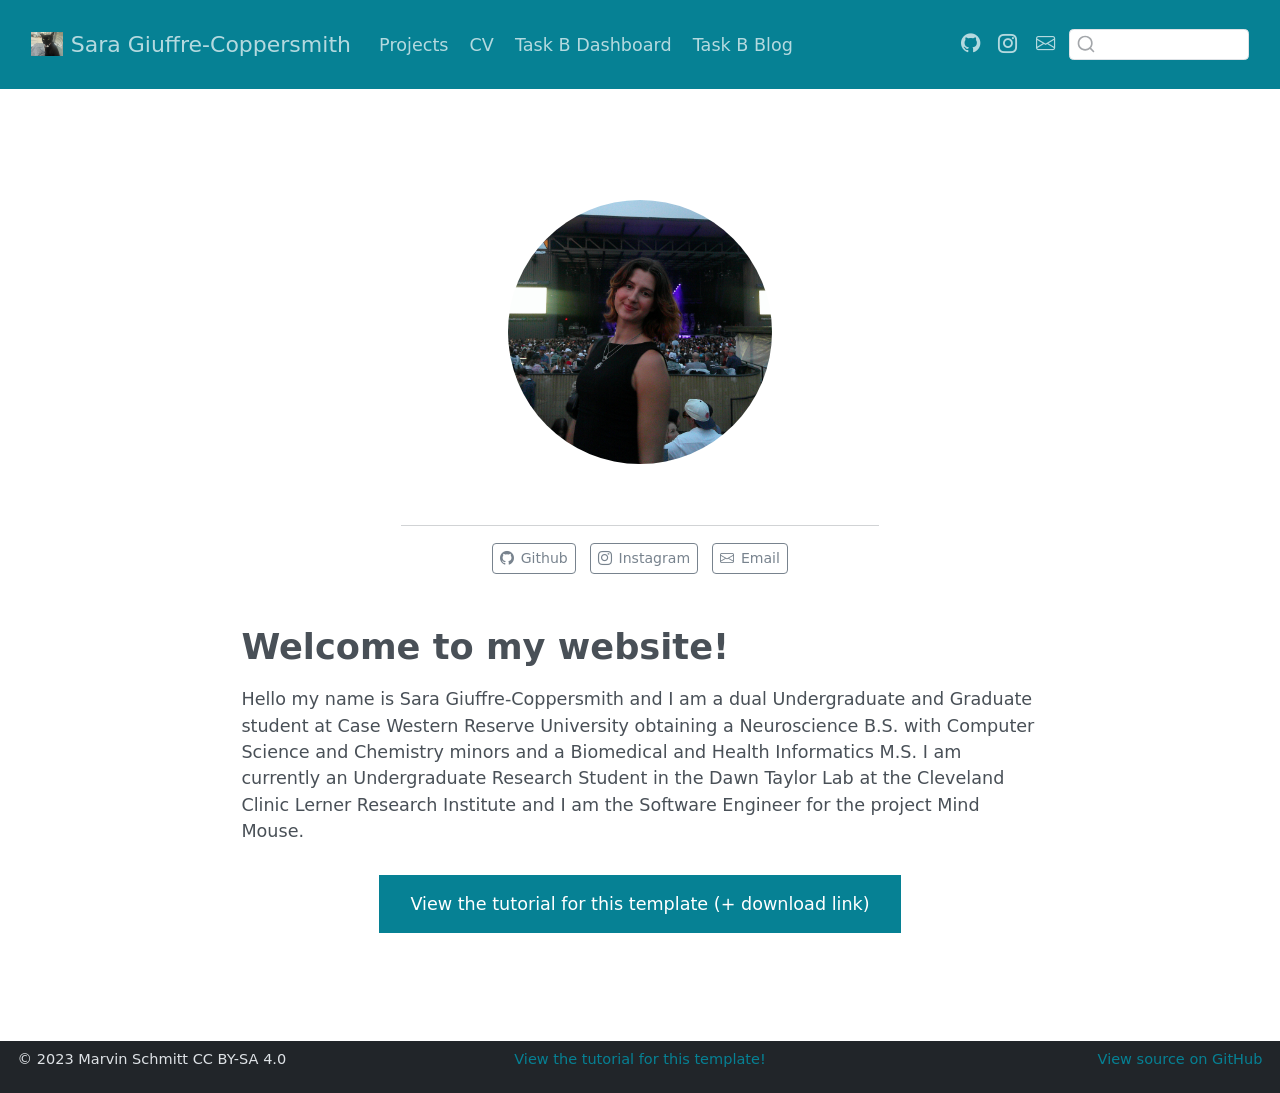
<file: docs/index.html>
<!DOCTYPE html>
<html xmlns="http://www.w3.org/1999/xhtml" lang="en" xml:lang="en"><head>

<meta charset="utf-8">
<meta name="generator" content="quarto-1.10.18">

<meta name="viewport" content="width=device-width, initial-scale=1.0, user-scalable=yes">


<title>Sara Giuffre-Coppersmith</title>
<style>
/* Default styles provided by pandoc.
** See https://pandoc.org/MANUAL.html#variables-for-html for config info.
*/
span.smallcaps{font-variant: small-caps;}
div.columns{display: flex; gap: 1.5em;}
div.column{flex: auto;}
@media screen {
div.columns{gap: min(4vw, 1.5em);}
div.column{overflow-x: auto;}
}
div.hanging-indent{margin-left: 1.5em; text-indent: -1.5em;}
ul.task-list{list-style: none;}
ul.task-list li input[type="checkbox"] {
  width: 0.8em;
  margin: 0 0.8em 0.2em -1em; /* quarto-specific, see https://github.com/quarto-dev/quarto-cli/issues/4556 */ 
  vertical-align: middle;
}
</style>


<script src="site_libs/quarto-nav/quarto-nav.js"></script>
<script src="site_libs/clipboard/clipboard.min.js"></script>
<script src="site_libs/quarto-search/autocomplete.umd.js"></script>
<script src="site_libs/quarto-search/fuse.min.js"></script>
<script src="site_libs/quarto-search/quarto-search.js"></script>
<meta name="quarto:offset" content="./">
<link href="./IMG_5097.jpeg" rel="icon" type="image/jpeg">
<script src="site_libs/quarto-html/quarto.js" type="module"></script>
<script src="site_libs/quarto-html/tabsets/tabsets.js" type="module"></script>
<script src="site_libs/quarto-html/popper.min.js"></script>
<script src="site_libs/quarto-html/tippy.umd.min.js"></script>
<link href="site_libs/quarto-html/tippy.css" rel="stylesheet">
<link href="site_libs/quarto-html/quarto-syntax-highlighting-64a204ab8560d761af7679ceaba22944.css" rel="stylesheet" id="quarto-text-highlighting-styles">
<script src="site_libs/bootstrap/bootstrap.min.js"></script>
<link href="site_libs/bootstrap/bootstrap-icons.css" rel="stylesheet">
<link href="site_libs/bootstrap/bootstrap-dd5694e932fddb5899ca90181f34b46a.min.css" rel="stylesheet" append-hash="true" id="quarto-bootstrap" data-mode="light">
<script id="quarto-search-options" type="application/json">{
  "location": "navbar",
  "copy-button": false,
  "collapse-after": 3,
  "panel-placement": "end",
  "type": "textbox",
  "limit": 50,
  "keyboard-shortcut": [
    "f",
    "/",
    "s"
  ],
  "language": {
    "search-no-results-text": "No results",
    "search-matching-documents-text": "matching documents",
    "search-copy-link-title": "Copy link to search",
    "search-hide-matches-text": "Hide additional matches",
    "search-more-match-text": "more match in this document",
    "search-more-matches-text": "more matches in this document",
    "search-clear-button-title": "Clear",
    "search-text-placeholder": "",
    "search-detached-cancel-button-title": "Cancel",
    "search-submit-button-title": "Submit",
    "search-label": "Search"
  }
}</script>


</head>

<body class="nav-fixed fullcontent quarto-light">

<div id="quarto-search-results"></div>
  <header id="quarto-header" class="headroom fixed-top">
    <nav class="navbar navbar-expand-lg " data-bs-theme="dark">
      <div class="navbar-container container-fluid">
      <div class="navbar-brand-container mx-auto">
    <a href="./index.html" class="navbar-brand navbar-brand-logo">
    <img src="./IMG_5097.jpeg" alt="" class="navbar-logo light-content">
    <img src="./IMG_5097.jpeg" alt="" class="navbar-logo dark-content">
    </a>
    <a class="navbar-brand" href="./index.html">
    <span class="navbar-title">Sara Giuffre-Coppersmith</span>
    </a>
  </div>
            <div id="quarto-search" class="" title="Search"></div>
          <button class="navbar-toggler" type="button" data-bs-toggle="collapse" data-bs-target="#navbarCollapse" aria-controls="navbarCollapse" role="menu" aria-expanded="false" aria-label="Toggle navigation" onclick="if (window.quartoToggleHeadroom) { window.quartoToggleHeadroom(); }">
  <span class="navbar-toggler-icon"></span>
</button>
          <div class="collapse navbar-collapse" id="navbarCollapse">
            <ul class="navbar-nav navbar-nav-scroll me-auto">
  <li class="nav-item">
    <a class="nav-link" href="./projects/index.html"> 
<span class="menu-text">Projects</span></a>
  </li>  
  <li class="nav-item">
    <a class="nav-link" href="./cv/index.html"> 
<span class="menu-text">CV</span></a>
  </li>  
  <li class="nav-item">
    <a class="nav-link" href="./projects/taskb/taskbdashboard.html"> 
<span class="menu-text">Task B Dashboard</span></a>
  </li>  
  <li class="nav-item">
    <a class="nav-link" href="./projects/taskb/taskb-blog.html"> 
<span class="menu-text">Task B Blog</span></a>
  </li>  
</ul>
            <ul class="navbar-nav navbar-nav-scroll ms-auto">
  <li class="nav-item compact">
    <a class="nav-link" href="https://github.com/sng58-ux"> <i class="bi bi-github" role="img">
</i> 
<span class="menu-text"></span></a>
  </li>  
  <li class="nav-item compact">
    <a class="nav-link" href="https://instagram.com/sara.nicolegc"> <i class="bi bi-instagram" role="img">
</i> 
<span class="menu-text"></span></a>
  </li>  
  <li class="nav-item compact">
    <a class="nav-link" href="mailto:sng58@case.edu"> <i class="bi bi-envelope" role="img" aria-label="email">
</i> 
<span class="menu-text"></span></a>
  </li>  
</ul>
          </div> <!-- /navcollapse -->
            <div class="quarto-navbar-tools">
</div>
      </div> <!-- /container-fluid -->
    </nav>
</header>
<!-- content -->
<div id="quarto-content" class="quarto-container page-columns page-rows-contents page-layout-article page-navbar">
<!-- sidebar -->
<!-- margin-sidebar -->
    
<!-- main -->
<main class="content" id="quarto-document-content">




<div class="quarto-about-jolla">
  <img src="DSCF0367 (1).jpeg" class="about-image
  round " style="height: 15em; width: 15em;">
 <header id="title-block-header" class="quarto-title-block"></header><div id="about-block">
</div> 
  <hr class="about-sep">
   <div class="about-links">
  <a href="https://github.com/sng58-ux" class="about-link" rel="" target="">
    <i class="bi bi-github"></i>
     <span class="about-link-text">Github</span>
  </a>
  <a href="https://instagram.com/sara.nicolegc" class="about-link" rel="" target="">
    <i class="bi bi-instagram"></i>
     <span class="about-link-text">Instagram</span>
  </a>
  <a href="mailto:sng58@case.edu" class="about-link" rel="" target="">
    <i class="bi bi-envelope"></i>
     <span class="about-link-text">Email</span>
  </a>
</div>
</div>

<section id="welcome-to-my-website" class="level1">
<h1>Welcome to my website!</h1>
<p>Hello my name is Sara Giuffre-Coppersmith and I am a dual Undergraduate and Graduate student at Case Western Reserve University obtaining a Neuroscience B.S. with Computer Science and Chemistry minors and a Biomedical and Health Informatics M.S. I am currently an Undergraduate Research Student in the Dawn Taylor Lab at the Cleveland Clinic Lerner Research Institute and I am the Software Engineer for the project Mind Mouse.</p>
<div style="margin: 30px; text-align: center;">
<a class="btn btn-primary" href="https://www.marvinschmitt.com/blog/website-tutorial-quarto/" role="button" target="_blank" style="padding: 15px 30px;">View the tutorial for this template (+ download link)</a>
</div>



</section>

</main> <!-- /main -->
<script id="quarto-html-after-body" type="application/javascript">
  window.document.addEventListener("DOMContentLoaded", function (event) {
    const isCodeAnnotation = (el) => {
      for (const clz of el.classList) {
        if (clz.startsWith('code-annotation-')) {                     
          return true;
        }
      }
      return false;
    }
    const onCopySuccess = function(e) {
      // button target
      const button = e.trigger;
      // don't keep focus
      button.blur();
      // flash "checked"
      button.classList.add('code-copy-button-checked');
      var currentTitle = button.getAttribute("title");
      button.setAttribute("title", "Copied!");
      let tooltip;
      if (window.bootstrap) {
        button.setAttribute("data-bs-toggle", "tooltip");
        button.setAttribute("data-bs-placement", "left");
        button.setAttribute("data-bs-title", "Copied!");
        tooltip = new bootstrap.Tooltip(button, 
          { trigger: "manual", 
            customClass: "code-copy-button-tooltip",
            offset: [0, -8]});
        tooltip.show();    
      }
      setTimeout(function() {
        if (tooltip) {
          tooltip.hide();
          button.removeAttribute("data-bs-title");
          button.removeAttribute("data-bs-toggle");
          button.removeAttribute("data-bs-placement");
        }
        button.setAttribute("title", currentTitle);
        button.classList.remove('code-copy-button-checked');
      }, 1000);
      // clear code selection
      e.clearSelection();
    }
    const getTextToCopy = function(trigger) {
      const outerScaffold = trigger.parentElement.cloneNode(true);
      const codeEl = outerScaffold.querySelector('code');
      for (const childEl of codeEl.children) {
        if (isCodeAnnotation(childEl)) {
          childEl.remove();
        }
      }
      return codeEl.innerText;
    }
    const clipboard = new window.ClipboardJS('.code-copy-button:not([data-in-quarto-modal])', {
      text: getTextToCopy
    });
    clipboard.on('success', onCopySuccess);
    if (window.document.getElementById('quarto-embedded-source-code-modal')) {
      const clipboardModal = new window.ClipboardJS('.code-copy-button[data-in-quarto-modal]', {
        text: getTextToCopy,
        container: window.document.getElementById('quarto-embedded-source-code-modal')
      });
      clipboardModal.on('success', onCopySuccess);
    }
      var localhostRegex = new RegExp(/^(?:http|https):\/\/localhost\:?[0-9]*\//);
      var mailtoRegex = new RegExp(/^mailto:/);
        var filterRegex = new RegExp('/' + window.location.host + '/');
      var isInternal = (href) => {
          return filterRegex.test(href) || localhostRegex.test(href) || mailtoRegex.test(href);
      }
      // Inspect non-navigation links and adorn them if external
     var links = window.document.querySelectorAll('a[href]:not(.nav-link):not(.navbar-brand):not(.toc-action):not(.sidebar-link):not(.sidebar-item-toggle):not(.pagination-link):not(.no-external):not([aria-hidden]):not(.dropdown-item):not(.quarto-navigation-tool):not(.about-link)');
      for (var i=0; i<links.length; i++) {
        const link = links[i];
        if (!isInternal(link.href)) {
          // undo the damage that might have been done by quarto-nav.js in the case of
          // links that we want to consider external
          if (link.dataset.originalHref !== undefined) {
            link.href = link.dataset.originalHref;
          }
        }
      }
    function tippyHover(el, contentFn, onTriggerFn, onUntriggerFn) {
      const config = {
        allowHTML: true,
        maxWidth: 500,
        delay: 100,
        arrow: false,
        appendTo: function(el) {
            return el.parentElement;
        },
        interactive: true,
        interactiveBorder: 10,
        theme: 'quarto',
        placement: 'bottom-start',
      };
      if (contentFn) {
        config.content = contentFn;
      }
      if (onTriggerFn) {
        config.onTrigger = onTriggerFn;
      }
      if (onUntriggerFn) {
        config.onUntrigger = onUntriggerFn;
      }
      window.tippy(el, config); 
    }
    const noterefs = window.document.querySelectorAll('a[role="doc-noteref"]');
    for (var i=0; i<noterefs.length; i++) {
      const ref = noterefs[i];
      tippyHover(ref, function() {
        // use id or data attribute instead here
        let href = ref.getAttribute('data-footnote-href') || ref.getAttribute('href');
        try { href = new URL(href).hash; } catch {}
        const id = href.replace(/^#\/?/, "");
        const note = window.document.getElementById(id);
        if (note) {
          return note.innerHTML;
        } else {
          return "";
        }
      });
    }
    const xrefs = window.document.querySelectorAll('a.quarto-xref');
    const processXRef = (id, note) => {
      // Strip column container classes
      const stripColumnClz = (el) => {
        el.classList.remove("page-full", "page-columns");
        if (el.children) {
          for (const child of el.children) {
            stripColumnClz(child);
          }
        }
      }
      stripColumnClz(note)
      if (id === null || id.startsWith('sec-')) {
        // Special case sections, only their first couple elements
        const container = document.createElement("div");
        if (note.children && note.children.length > 2) {
          container.appendChild(note.children[0].cloneNode(true));
          for (let i = 1; i < note.children.length; i++) {
            const child = note.children[i];
            if (child.tagName === "P" && child.innerText === "") {
              continue;
            } else {
              container.appendChild(child.cloneNode(true));
              break;
            }
          }
          if (window.Quarto?.typesetMath) {
            window.Quarto.typesetMath(container);
          }
          return container.innerHTML
        } else {
          if (window.Quarto?.typesetMath) {
            window.Quarto.typesetMath(note);
          }
          return note.innerHTML;
        }
      } else {
        // Remove any anchor links if they are present
        const anchorLink = note.querySelector('a.anchorjs-link');
        if (anchorLink) {
          anchorLink.remove();
        }
        if (window.Quarto?.typesetMath) {
          window.Quarto.typesetMath(note);
        }
        if (note.classList.contains("callout")) {
          return note.outerHTML;
        } else {
          return note.innerHTML;
        }
      }
    }
    for (var i=0; i<xrefs.length; i++) {
      const xref = xrefs[i];
      tippyHover(xref, undefined, function(instance) {
        instance.disable();
        let url = xref.getAttribute('href');
        let hash = undefined; 
        if (url.startsWith('#')) {
          hash = url;
        } else {
          try { hash = new URL(url).hash; } catch {}
        }
        if (hash) {
          const id = hash.replace(/^#\/?/, "");
          const note = window.document.getElementById(id);
          if (note !== null) {
            try {
              const html = processXRef(id, note.cloneNode(true));
              instance.setContent(html);
            } finally {
              instance.enable();
              instance.show();
            }
          } else {
            // See if we can fetch this
            fetch(url.split('#')[0])
            .then(res => res.text())
            .then(html => {
              const parser = new DOMParser();
              const htmlDoc = parser.parseFromString(html, "text/html");
              const note = htmlDoc.getElementById(id);
              if (note !== null) {
                const html = processXRef(id, note);
                instance.setContent(html);
              } 
            }).finally(() => {
              instance.enable();
              instance.show();
            });
          }
        } else {
          // See if we can fetch a full url (with no hash to target)
          // This is a special case and we should probably do some content thinning / targeting
          fetch(url)
          .then(res => res.text())
          .then(html => {
            const parser = new DOMParser();
            const htmlDoc = parser.parseFromString(html, "text/html");
            const note = htmlDoc.querySelector('main.content');
            if (note !== null) {
              // This should only happen for chapter cross references
              // (since there is no id in the URL)
              // remove the first header
              if (note.children.length > 0 && note.children[0].tagName === "HEADER") {
                note.children[0].remove();
              }
              const html = processXRef(null, note);
              instance.setContent(html);
            } 
          }).finally(() => {
            instance.enable();
            instance.show();
          });
        }
      }, function(instance) {
      });
    }
        let selectedAnnoteEl;
        const selectorForAnnotation = ( cell, annotation) => {
          let cellAttr = 'data-code-cell="' + cell + '"';
          let lineAttr = 'data-code-annotation="' +  annotation + '"';
          const selector = 'span[' + cellAttr + '][' + lineAttr + ']';
          return selector;
        }
        const selectCodeLines = (annoteEl) => {
          const doc = window.document;
          const targetCell = annoteEl.getAttribute("data-target-cell");
          const targetAnnotation = annoteEl.getAttribute("data-target-annotation");
          const annoteSpan = window.document.querySelector(selectorForAnnotation(targetCell, targetAnnotation));
          const lines = annoteSpan.getAttribute("data-code-lines").split(",");
          const lineIds = lines.map((line) => {
            return targetCell + "-" + line;
          })
          let top = null;
          let height = null;
          let parent = null;
          if (lineIds.length > 0) {
              //compute the position of the single el (top and bottom and make a div)
              const el = window.document.getElementById(lineIds[0]);
              top = el.offsetTop;
              height = el.offsetHeight;
              parent = el.parentElement.parentElement;
            if (lineIds.length > 1) {
              const lastEl = window.document.getElementById(lineIds[lineIds.length - 1]);
              const bottom = lastEl.offsetTop + lastEl.offsetHeight;
              height = bottom - top;
            }
            if (top !== null && height !== null && parent !== null) {
              // cook up a div (if necessary) and position it 
              let div = window.document.getElementById("code-annotation-line-highlight");
              if (div === null) {
                div = window.document.createElement("div");
                div.setAttribute("id", "code-annotation-line-highlight");
                div.style.position = 'absolute';
                parent.appendChild(div);
              }
              div.style.top = top - 2 + "px";
              div.style.height = height + 4 + "px";
              div.style.left = 0;
              let gutterDiv = window.document.getElementById("code-annotation-line-highlight-gutter");
              if (gutterDiv === null) {
                gutterDiv = window.document.createElement("div");
                gutterDiv.setAttribute("id", "code-annotation-line-highlight-gutter");
                gutterDiv.style.position = 'absolute';
                const codeCell = window.document.getElementById(targetCell);
                const gutter = codeCell.querySelector('.code-annotation-gutter');
                gutter.appendChild(gutterDiv);
              }
              gutterDiv.style.top = top - 2 + "px";
              gutterDiv.style.height = height + 4 + "px";
            }
            selectedAnnoteEl = annoteEl;
          }
        };
        const unselectCodeLines = () => {
          const elementsIds = ["code-annotation-line-highlight", "code-annotation-line-highlight-gutter"];
          elementsIds.forEach((elId) => {
            const div = window.document.getElementById(elId);
            if (div) {
              div.remove();
            }
          });
          selectedAnnoteEl = undefined;
        };
          // Handle positioning of the toggle
      window.addEventListener(
        "resize",
        throttle(() => {
          elRect = undefined;
          if (selectedAnnoteEl) {
            selectCodeLines(selectedAnnoteEl);
          }
        }, 10)
      );
      function throttle(fn, ms) {
      let throttle = false;
      let timer;
        return (...args) => {
          if(!throttle) { // first call gets through
              fn.apply(this, args);
              throttle = true;
          } else { // all the others get throttled
              if(timer) clearTimeout(timer); // cancel #2
              timer = setTimeout(() => {
                fn.apply(this, args);
                timer = throttle = false;
              }, ms);
          }
        };
      }
        // Attach click handler to the DT
        const annoteDls = window.document.querySelectorAll('dt[data-target-cell]');
        for (const annoteDlNode of annoteDls) {
          annoteDlNode.addEventListener('click', (event) => {
            const clickedEl = event.target;
            if (clickedEl !== selectedAnnoteEl) {
              unselectCodeLines();
              const activeEl = window.document.querySelector('dt[data-target-cell].code-annotation-active');
              if (activeEl) {
                activeEl.classList.remove('code-annotation-active');
              }
              selectCodeLines(clickedEl);
              clickedEl.classList.add('code-annotation-active');
            } else {
              // Unselect the line
              unselectCodeLines();
              clickedEl.classList.remove('code-annotation-active');
            }
          });
        }
    const findCites = (el) => {
      const parentEl = el.parentElement;
      if (parentEl) {
        const cites = parentEl.dataset.cites;
        if (cites) {
          return {
            el,
            cites: cites.split(' ')
          };
        } else {
          return findCites(el.parentElement)
        }
      } else {
        return undefined;
      }
    };
    var bibliorefs = window.document.querySelectorAll('a[role="doc-biblioref"]');
    for (var i=0; i<bibliorefs.length; i++) {
      const ref = bibliorefs[i];
      const citeInfo = findCites(ref);
      if (citeInfo) {
        tippyHover(citeInfo.el, function() {
          var popup = window.document.createElement('div');
          citeInfo.cites.forEach(function(cite) {
            var citeDiv = window.document.createElement('div');
            citeDiv.classList.add('hanging-indent');
            citeDiv.classList.add('csl-entry');
            var biblioDiv = window.document.getElementById('ref-' + cite);
            if (biblioDiv) {
              citeDiv.innerHTML = biblioDiv.innerHTML;
            }
            popup.appendChild(citeDiv);
          });
          return popup.innerHTML;
        });
      }
    }
  });
  </script>
</div> <!-- /content -->
<footer class="footer">
  <div class="nav-footer">
    <div class="nav-footer-left">
<p><span class="faux-block">© 2023 Marvin Schmitt CC BY-SA 4.0</span></p>
</div>   
    <div class="nav-footer-center">
<p><span class="faux-block"><a href="https://www.marvinschmitt.com/blog/website-tutorial-quarto/">View the tutorial for this template!</a></span></p>
</div>
    <div class="nav-footer-right">
<p><span class="faux-block"><a href="https://github.com/marvinschmitt/quarto-website-template/">View source on GitHub</a></span></p>
</div>
  </div>
</footer>




</body></html>
</file>
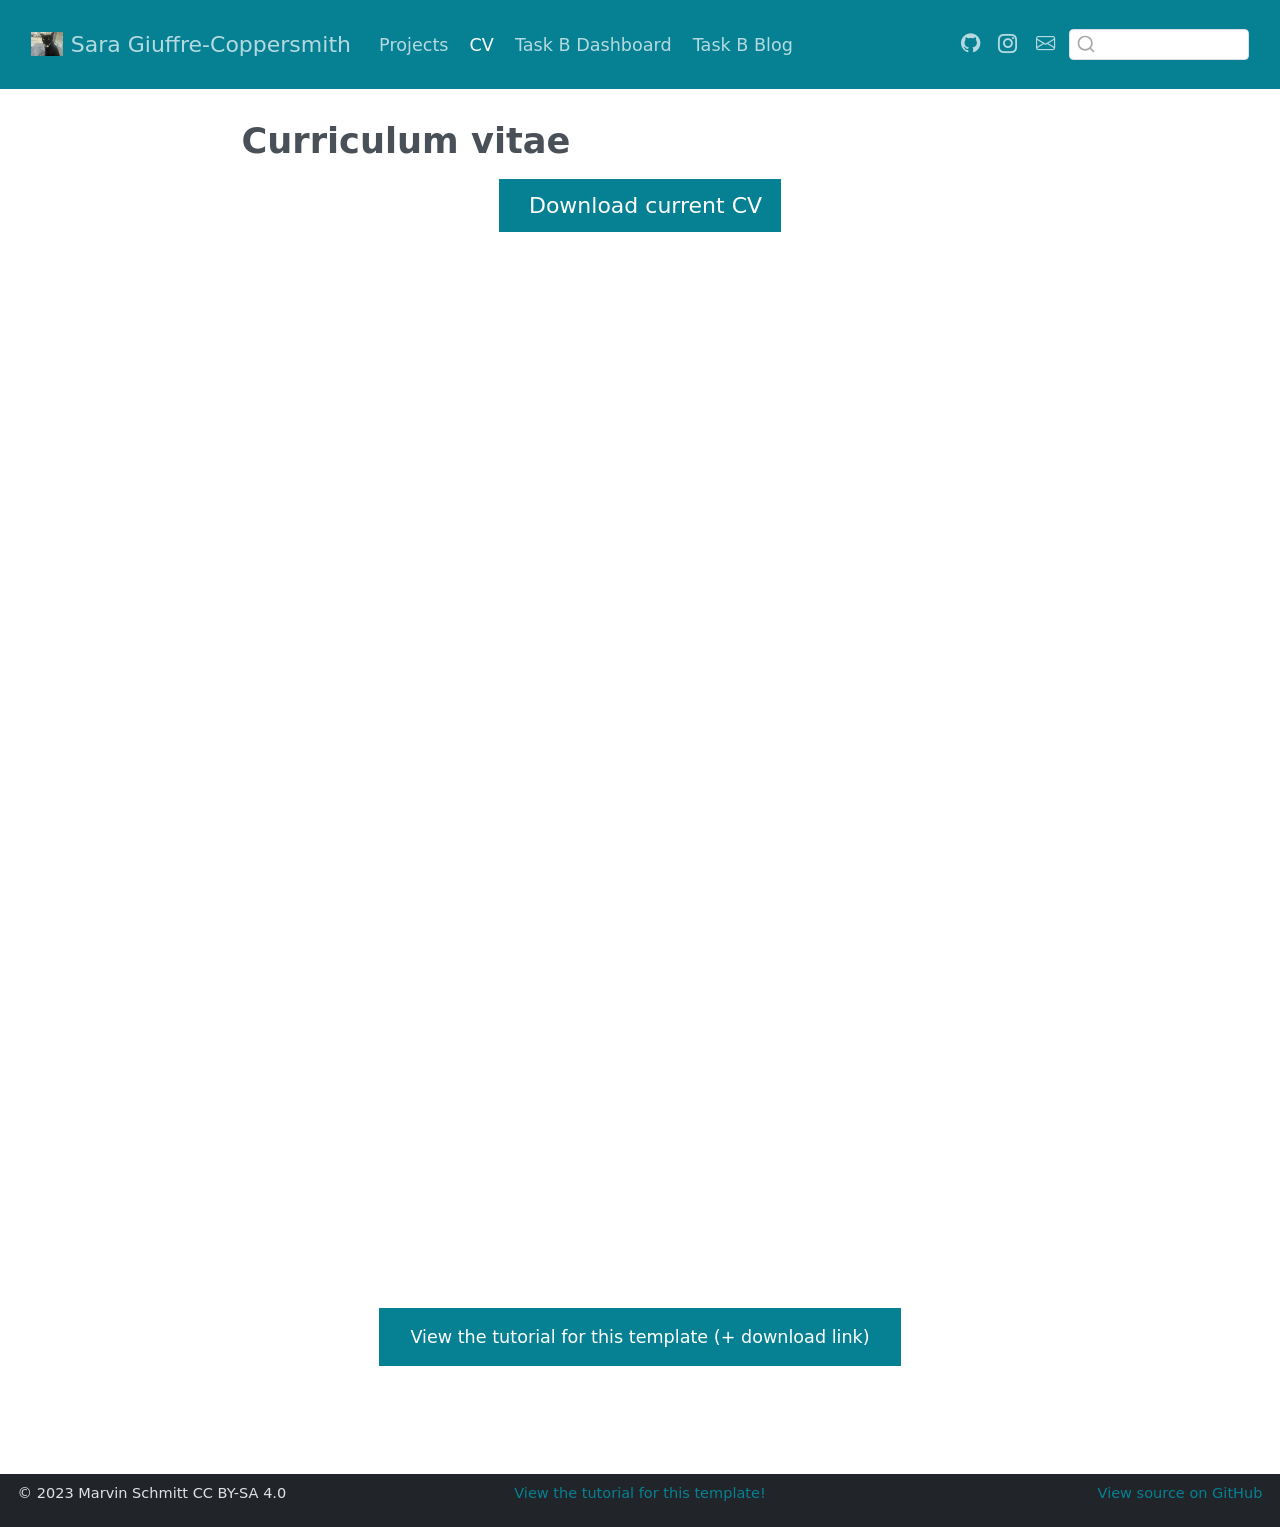
<file: docs/cv/index.html>
<!DOCTYPE html>
<html xmlns="http://www.w3.org/1999/xhtml" lang="en" xml:lang="en"><head>
<meta http-equiv="Content-Type" content="text/html; charset=UTF-8">
<meta charset="utf-8">
<meta name="generator" content="quarto-1.10.18">
<meta name="viewport" content="width=device-width, initial-scale=1.0, user-scalable=yes">
<title>Curriculum vitae – Sara Giuffre-Coppersmith</title>
<style>
/* Default styles provided by pandoc.
** See https://pandoc.org/MANUAL.html#variables-for-html for config info.
*/
span.smallcaps{font-variant: small-caps;}
div.columns{display: flex; gap: 1.5em;}
div.column{flex: auto;}
@media screen {
div.columns{gap: min(4vw, 1.5em);}
div.column{overflow-x: auto;}
}
div.hanging-indent{margin-left: 1.5em; text-indent: -1.5em;}
ul.task-list{list-style: none;}
ul.task-list li input[type="checkbox"] {
  width: 0.8em;
  margin: 0 0.8em 0.2em -1em; /* quarto-specific, see https://github.com/quarto-dev/quarto-cli/issues/4556 */ 
  vertical-align: middle;
}
</style>

<script src="../site_libs/quarto-nav/quarto-nav.js"></script>
<script src="../site_libs/clipboard/clipboard.min.js"></script>
<script src="../site_libs/quarto-search/autocomplete.umd.js"></script>
<script src="../site_libs/quarto-search/fuse.min.js"></script>
<script src="../site_libs/quarto-search/quarto-search.js"></script>
<meta name="quarto:offset" content="../">
<link href="../IMG_5097.jpeg" rel="icon" type="image/jpeg">
<script src="../site_libs/quarto-html/quarto.js" type="module"></script>
<script src="../site_libs/quarto-html/tabsets/tabsets.js" type="module"></script>
<script src="../site_libs/quarto-html/popper.min.js"></script>
<script src="../site_libs/quarto-html/tippy.umd.min.js"></script>
<script src="../site_libs/quarto-html/anchor.min.js"></script>
<link href="../site_libs/quarto-html/tippy.css" rel="stylesheet">
<link href="../site_libs/quarto-html/quarto-syntax-highlighting-64a204ab8560d761af7679ceaba22944.css" rel="stylesheet" id="quarto-text-highlighting-styles">
<script src="../site_libs/bootstrap/bootstrap.min.js"></script>
<link href="../site_libs/bootstrap/bootstrap-icons.css" rel="stylesheet">
<link href="../site_libs/bootstrap/bootstrap-dd5694e932fddb5899ca90181f34b46a.min.css" rel="stylesheet" append-hash="true" id="quarto-bootstrap" data-mode="light"><script id="quarto-search-options" type="application/json">{
  "location": "navbar",
  "copy-button": false,
  "collapse-after": 3,
  "panel-placement": "end",
  "type": "textbox",
  "limit": 50,
  "keyboard-shortcut": [
    "f",
    "/",
    "s"
  ],
  "language": {
    "search-no-results-text": "No results",
    "search-matching-documents-text": "matching documents",
    "search-copy-link-title": "Copy link to search",
    "search-hide-matches-text": "Hide additional matches",
    "search-more-match-text": "more match in this document",
    "search-more-matches-text": "more matches in this document",
    "search-clear-button-title": "Clear",
    "search-text-placeholder": "",
    "search-detached-cancel-button-title": "Cancel",
    "search-submit-button-title": "Submit",
    "search-label": "Search"
  }
}</script>
</head>
<body class="nav-fixed fullcontent quarto-light">

<div id="quarto-search-results"></div>
  <header id="quarto-header" class="headroom fixed-top"><nav class="navbar navbar-expand-lg " data-bs-theme="dark"><div class="navbar-container container-fluid">
      <div class="navbar-brand-container mx-auto">
    <a href="../index.html" class="navbar-brand navbar-brand-logo">
    <img src="../IMG_5097.jpeg" alt="" class="navbar-logo light-content"><img src="../IMG_5097.jpeg" alt="" class="navbar-logo dark-content"></a>
    <a class="navbar-brand" href="../index.html">
    <span class="navbar-title">Sara Giuffre-Coppersmith</span>
    </a>
  </div>
            <div id="quarto-search" class="" title="Search"></div>
          <button class="navbar-toggler" type="button" data-bs-toggle="collapse" data-bs-target="#navbarCollapse" aria-controls="navbarCollapse" role="menu" aria-expanded="false" aria-label="Toggle navigation" onclick="if (window.quartoToggleHeadroom) { window.quartoToggleHeadroom(); }">
  <span class="navbar-toggler-icon"></span>
</button>
          <div class="collapse navbar-collapse" id="navbarCollapse">
            <ul class="navbar-nav navbar-nav-scroll me-auto">
<li class="nav-item">
    <a class="nav-link" href="../projects/index.html"> 
<span class="menu-text">Projects</span></a>
  </li>  
  <li class="nav-item">
    <a class="nav-link active" href="../cv/index.html" aria-current="page"> 
<span class="menu-text">CV</span></a>
  </li>  
  <li class="nav-item">
    <a class="nav-link" href="../projects/taskb/taskbdashboard.html"> 
<span class="menu-text">Task B Dashboard</span></a>
  </li>  
  <li class="nav-item">
    <a class="nav-link" href="../projects/taskb/taskb-blog.html"> 
<span class="menu-text">Task B Blog</span></a>
  </li>  
</ul>
<ul class="navbar-nav navbar-nav-scroll ms-auto">
<li class="nav-item compact">
    <a class="nav-link" href="https://github.com/sng58-ux"> <i class="bi bi-github" role="img">
</i> 
<span class="menu-text"></span></a>
  </li>  
  <li class="nav-item compact">
    <a class="nav-link" href="https://instagram.com/sara.nicolegc"> <i class="bi bi-instagram" role="img">
</i> 
<span class="menu-text"></span></a>
  </li>  
  <li class="nav-item compact">
    <a class="nav-link" href="mailto:sng58@case.edu"> <i class="bi bi-envelope" role="img" aria-label="email">
</i> 
<span class="menu-text"></span></a>
  </li>  
</ul>
</div> <!-- /navcollapse -->
            <div class="quarto-navbar-tools">
</div>
      </div> <!-- /container-fluid -->
    </nav></header><!-- content --><div id="quarto-content" class="quarto-container page-columns page-rows-contents page-layout-article page-navbar">
<!-- sidebar -->
<!-- margin-sidebar -->
    
<!-- main -->
<main class="content" id="quarto-document-content"><header id="title-block-header" class="quarto-title-block default"><div class="quarto-title">
<h1 class="title">Curriculum vitae</h1>
</div>



<div class="quarto-title-meta">

    
  
    
  </div>
  


</header><div class="cell">
<style type="text/css">
.embed-container {
    position: relative;
    padding-bottom: 129%;
    height: 0;
    overflow: hidden;
    max-width: 100%;
}
.embed-container iframe,
.embed-container object,
.embed-container embed {
    position: absolute;
    top: 0;
    left: 0;
    width: 100%;
    height: 100%;
}
</style>
</div>
<p class="text-center">
  <a class="btn btn-primary btn-lg cv-download" href="SaraGiuffre-CoppersmithProfessionalCV.pdf" target="_blank">
    <i class="fa-solid fa-file-arrow-down"></i> Download current CV
  </a>
</p>
<div class="embed-container">
  <iframe src="SaraGiuffre-CoppersmithProfessionalCV.pdf#toolbar=0" style="border: 0.5px;width: 100%;"></iframe>
</div>
<div style="margin: 30px; text-align: center;">
<a class="btn btn-primary" href="https://www.marvinschmitt.com/blog/website-tutorial-quarto/" role="button" target="_blank" style="padding: 15px 30px;">View the tutorial for this template (+ download link)</a>
</div>



</main><!-- /main --><script id="quarto-html-after-body" type="application/javascript">
  window.document.addEventListener("DOMContentLoaded", function (event) {
    const icon = "";
    const anchorJS = new window.AnchorJS();
    anchorJS.options = {
      placement: 'right',
      icon: icon
    };
    anchorJS.add('.anchored');
    const isCodeAnnotation = (el) => {
      for (const clz of el.classList) {
        if (clz.startsWith('code-annotation-')) {                     
          return true;
        }
      }
      return false;
    }
    const onCopySuccess = function(e) {
      // button target
      const button = e.trigger;
      // don't keep focus
      button.blur();
      // flash "checked"
      button.classList.add('code-copy-button-checked');
      var currentTitle = button.getAttribute("title");
      button.setAttribute("title", "Copied!");
      let tooltip;
      if (window.bootstrap) {
        button.setAttribute("data-bs-toggle", "tooltip");
        button.setAttribute("data-bs-placement", "left");
        button.setAttribute("data-bs-title", "Copied!");
        tooltip = new bootstrap.Tooltip(button, 
          { trigger: "manual", 
            customClass: "code-copy-button-tooltip",
            offset: [0, -8]});
        tooltip.show();    
      }
      setTimeout(function() {
        if (tooltip) {
          tooltip.hide();
          button.removeAttribute("data-bs-title");
          button.removeAttribute("data-bs-toggle");
          button.removeAttribute("data-bs-placement");
        }
        button.setAttribute("title", currentTitle);
        button.classList.remove('code-copy-button-checked');
      }, 1000);
      // clear code selection
      e.clearSelection();
    }
    const getTextToCopy = function(trigger) {
      const outerScaffold = trigger.parentElement.cloneNode(true);
      const codeEl = outerScaffold.querySelector('code');
      for (const childEl of codeEl.children) {
        if (isCodeAnnotation(childEl)) {
          childEl.remove();
        }
      }
      return codeEl.innerText;
    }
    const clipboard = new window.ClipboardJS('.code-copy-button:not([data-in-quarto-modal])', {
      text: getTextToCopy
    });
    clipboard.on('success', onCopySuccess);
    if (window.document.getElementById('quarto-embedded-source-code-modal')) {
      const clipboardModal = new window.ClipboardJS('.code-copy-button[data-in-quarto-modal]', {
        text: getTextToCopy,
        container: window.document.getElementById('quarto-embedded-source-code-modal')
      });
      clipboardModal.on('success', onCopySuccess);
    }
      var localhostRegex = new RegExp(/^(?:http|https):\/\/localhost\:?[0-9]*\//);
      var mailtoRegex = new RegExp(/^mailto:/);
        var filterRegex = new RegExp('/' + window.location.host + '/');
      var isInternal = (href) => {
          return filterRegex.test(href) || localhostRegex.test(href) || mailtoRegex.test(href);
      }
      // Inspect non-navigation links and adorn them if external
     var links = window.document.querySelectorAll('a[href]:not(.nav-link):not(.navbar-brand):not(.toc-action):not(.sidebar-link):not(.sidebar-item-toggle):not(.pagination-link):not(.no-external):not([aria-hidden]):not(.dropdown-item):not(.quarto-navigation-tool):not(.about-link)');
      for (var i=0; i<links.length; i++) {
        const link = links[i];
        if (!isInternal(link.href)) {
          // undo the damage that might have been done by quarto-nav.js in the case of
          // links that we want to consider external
          if (link.dataset.originalHref !== undefined) {
            link.href = link.dataset.originalHref;
          }
        }
      }
    function tippyHover(el, contentFn, onTriggerFn, onUntriggerFn) {
      const config = {
        allowHTML: true,
        maxWidth: 500,
        delay: 100,
        arrow: false,
        appendTo: function(el) {
            return el.parentElement;
        },
        interactive: true,
        interactiveBorder: 10,
        theme: 'quarto',
        placement: 'bottom-start',
      };
      if (contentFn) {
        config.content = contentFn;
      }
      if (onTriggerFn) {
        config.onTrigger = onTriggerFn;
      }
      if (onUntriggerFn) {
        config.onUntrigger = onUntriggerFn;
      }
      window.tippy(el, config); 
    }
    const noterefs = window.document.querySelectorAll('a[role="doc-noteref"]');
    for (var i=0; i<noterefs.length; i++) {
      const ref = noterefs[i];
      tippyHover(ref, function() {
        // use id or data attribute instead here
        let href = ref.getAttribute('data-footnote-href') || ref.getAttribute('href');
        try { href = new URL(href).hash; } catch {}
        const id = href.replace(/^#\/?/, "");
        const note = window.document.getElementById(id);
        if (note) {
          return note.innerHTML;
        } else {
          return "";
        }
      });
    }
    const xrefs = window.document.querySelectorAll('a.quarto-xref');
    const processXRef = (id, note) => {
      // Strip column container classes
      const stripColumnClz = (el) => {
        el.classList.remove("page-full", "page-columns");
        if (el.children) {
          for (const child of el.children) {
            stripColumnClz(child);
          }
        }
      }
      stripColumnClz(note)
      if (id === null || id.startsWith('sec-')) {
        // Special case sections, only their first couple elements
        const container = document.createElement("div");
        if (note.children && note.children.length > 2) {
          container.appendChild(note.children[0].cloneNode(true));
          for (let i = 1; i < note.children.length; i++) {
            const child = note.children[i];
            if (child.tagName === "P" && child.innerText === "") {
              continue;
            } else {
              container.appendChild(child.cloneNode(true));
              break;
            }
          }
          if (window.Quarto?.typesetMath) {
            window.Quarto.typesetMath(container);
          }
          return container.innerHTML
        } else {
          if (window.Quarto?.typesetMath) {
            window.Quarto.typesetMath(note);
          }
          return note.innerHTML;
        }
      } else {
        // Remove any anchor links if they are present
        const anchorLink = note.querySelector('a.anchorjs-link');
        if (anchorLink) {
          anchorLink.remove();
        }
        if (window.Quarto?.typesetMath) {
          window.Quarto.typesetMath(note);
        }
        if (note.classList.contains("callout")) {
          return note.outerHTML;
        } else {
          return note.innerHTML;
        }
      }
    }
    for (var i=0; i<xrefs.length; i++) {
      const xref = xrefs[i];
      tippyHover(xref, undefined, function(instance) {
        instance.disable();
        let url = xref.getAttribute('href');
        let hash = undefined; 
        if (url.startsWith('#')) {
          hash = url;
        } else {
          try { hash = new URL(url).hash; } catch {}
        }
        if (hash) {
          const id = hash.replace(/^#\/?/, "");
          const note = window.document.getElementById(id);
          if (note !== null) {
            try {
              const html = processXRef(id, note.cloneNode(true));
              instance.setContent(html);
            } finally {
              instance.enable();
              instance.show();
            }
          } else {
            // See if we can fetch this
            fetch(url.split('#')[0])
            .then(res => res.text())
            .then(html => {
              const parser = new DOMParser();
              const htmlDoc = parser.parseFromString(html, "text/html");
              const note = htmlDoc.getElementById(id);
              if (note !== null) {
                const html = processXRef(id, note);
                instance.setContent(html);
              } 
            }).finally(() => {
              instance.enable();
              instance.show();
            });
          }
        } else {
          // See if we can fetch a full url (with no hash to target)
          // This is a special case and we should probably do some content thinning / targeting
          fetch(url)
          .then(res => res.text())
          .then(html => {
            const parser = new DOMParser();
            const htmlDoc = parser.parseFromString(html, "text/html");
            const note = htmlDoc.querySelector('main.content');
            if (note !== null) {
              // This should only happen for chapter cross references
              // (since there is no id in the URL)
              // remove the first header
              if (note.children.length > 0 && note.children[0].tagName === "HEADER") {
                note.children[0].remove();
              }
              const html = processXRef(null, note);
              instance.setContent(html);
            } 
          }).finally(() => {
            instance.enable();
            instance.show();
          });
        }
      }, function(instance) {
      });
    }
        let selectedAnnoteEl;
        const selectorForAnnotation = ( cell, annotation) => {
          let cellAttr = 'data-code-cell="' + cell + '"';
          let lineAttr = 'data-code-annotation="' +  annotation + '"';
          const selector = 'span[' + cellAttr + '][' + lineAttr + ']';
          return selector;
        }
        const selectCodeLines = (annoteEl) => {
          const doc = window.document;
          const targetCell = annoteEl.getAttribute("data-target-cell");
          const targetAnnotation = annoteEl.getAttribute("data-target-annotation");
          const annoteSpan = window.document.querySelector(selectorForAnnotation(targetCell, targetAnnotation));
          const lines = annoteSpan.getAttribute("data-code-lines").split(",");
          const lineIds = lines.map((line) => {
            return targetCell + "-" + line;
          })
          let top = null;
          let height = null;
          let parent = null;
          if (lineIds.length > 0) {
              //compute the position of the single el (top and bottom and make a div)
              const el = window.document.getElementById(lineIds[0]);
              top = el.offsetTop;
              height = el.offsetHeight;
              parent = el.parentElement.parentElement;
            if (lineIds.length > 1) {
              const lastEl = window.document.getElementById(lineIds[lineIds.length - 1]);
              const bottom = lastEl.offsetTop + lastEl.offsetHeight;
              height = bottom - top;
            }
            if (top !== null && height !== null && parent !== null) {
              // cook up a div (if necessary) and position it 
              let div = window.document.getElementById("code-annotation-line-highlight");
              if (div === null) {
                div = window.document.createElement("div");
                div.setAttribute("id", "code-annotation-line-highlight");
                div.style.position = 'absolute';
                parent.appendChild(div);
              }
              div.style.top = top - 2 + "px";
              div.style.height = height + 4 + "px";
              div.style.left = 0;
              let gutterDiv = window.document.getElementById("code-annotation-line-highlight-gutter");
              if (gutterDiv === null) {
                gutterDiv = window.document.createElement("div");
                gutterDiv.setAttribute("id", "code-annotation-line-highlight-gutter");
                gutterDiv.style.position = 'absolute';
                const codeCell = window.document.getElementById(targetCell);
                const gutter = codeCell.querySelector('.code-annotation-gutter');
                gutter.appendChild(gutterDiv);
              }
              gutterDiv.style.top = top - 2 + "px";
              gutterDiv.style.height = height + 4 + "px";
            }
            selectedAnnoteEl = annoteEl;
          }
        };
        const unselectCodeLines = () => {
          const elementsIds = ["code-annotation-line-highlight", "code-annotation-line-highlight-gutter"];
          elementsIds.forEach((elId) => {
            const div = window.document.getElementById(elId);
            if (div) {
              div.remove();
            }
          });
          selectedAnnoteEl = undefined;
        };
          // Handle positioning of the toggle
      window.addEventListener(
        "resize",
        throttle(() => {
          elRect = undefined;
          if (selectedAnnoteEl) {
            selectCodeLines(selectedAnnoteEl);
          }
        }, 10)
      );
      function throttle(fn, ms) {
      let throttle = false;
      let timer;
        return (...args) => {
          if(!throttle) { // first call gets through
              fn.apply(this, args);
              throttle = true;
          } else { // all the others get throttled
              if(timer) clearTimeout(timer); // cancel #2
              timer = setTimeout(() => {
                fn.apply(this, args);
                timer = throttle = false;
              }, ms);
          }
        };
      }
        // Attach click handler to the DT
        const annoteDls = window.document.querySelectorAll('dt[data-target-cell]');
        for (const annoteDlNode of annoteDls) {
          annoteDlNode.addEventListener('click', (event) => {
            const clickedEl = event.target;
            if (clickedEl !== selectedAnnoteEl) {
              unselectCodeLines();
              const activeEl = window.document.querySelector('dt[data-target-cell].code-annotation-active');
              if (activeEl) {
                activeEl.classList.remove('code-annotation-active');
              }
              selectCodeLines(clickedEl);
              clickedEl.classList.add('code-annotation-active');
            } else {
              // Unselect the line
              unselectCodeLines();
              clickedEl.classList.remove('code-annotation-active');
            }
          });
        }
    const findCites = (el) => {
      const parentEl = el.parentElement;
      if (parentEl) {
        const cites = parentEl.dataset.cites;
        if (cites) {
          return {
            el,
            cites: cites.split(' ')
          };
        } else {
          return findCites(el.parentElement)
        }
      } else {
        return undefined;
      }
    };
    var bibliorefs = window.document.querySelectorAll('a[role="doc-biblioref"]');
    for (var i=0; i<bibliorefs.length; i++) {
      const ref = bibliorefs[i];
      const citeInfo = findCites(ref);
      if (citeInfo) {
        tippyHover(citeInfo.el, function() {
          var popup = window.document.createElement('div');
          citeInfo.cites.forEach(function(cite) {
            var citeDiv = window.document.createElement('div');
            citeDiv.classList.add('hanging-indent');
            citeDiv.classList.add('csl-entry');
            var biblioDiv = window.document.getElementById('ref-' + cite);
            if (biblioDiv) {
              citeDiv.innerHTML = biblioDiv.innerHTML;
            }
            popup.appendChild(citeDiv);
          });
          return popup.innerHTML;
        });
      }
    }
  });
  </script>
</div> <!-- /content -->
<footer class="footer"><div class="nav-footer">
    <div class="nav-footer-left">
<p><span class="faux-block">© 2023 Marvin Schmitt CC BY-SA 4.0</span></p>
</div>   
    <div class="nav-footer-center">
<p><span class="faux-block"><a href="https://www.marvinschmitt.com/blog/website-tutorial-quarto/">View the tutorial for this template!</a></span></p>
</div>
    <div class="nav-footer-right">
<p><span class="faux-block"><a href="https://github.com/marvinschmitt/quarto-website-template/">View source on GitHub</a></span></p>
</div>
  </div>
</footer>


</body></html>
</file>
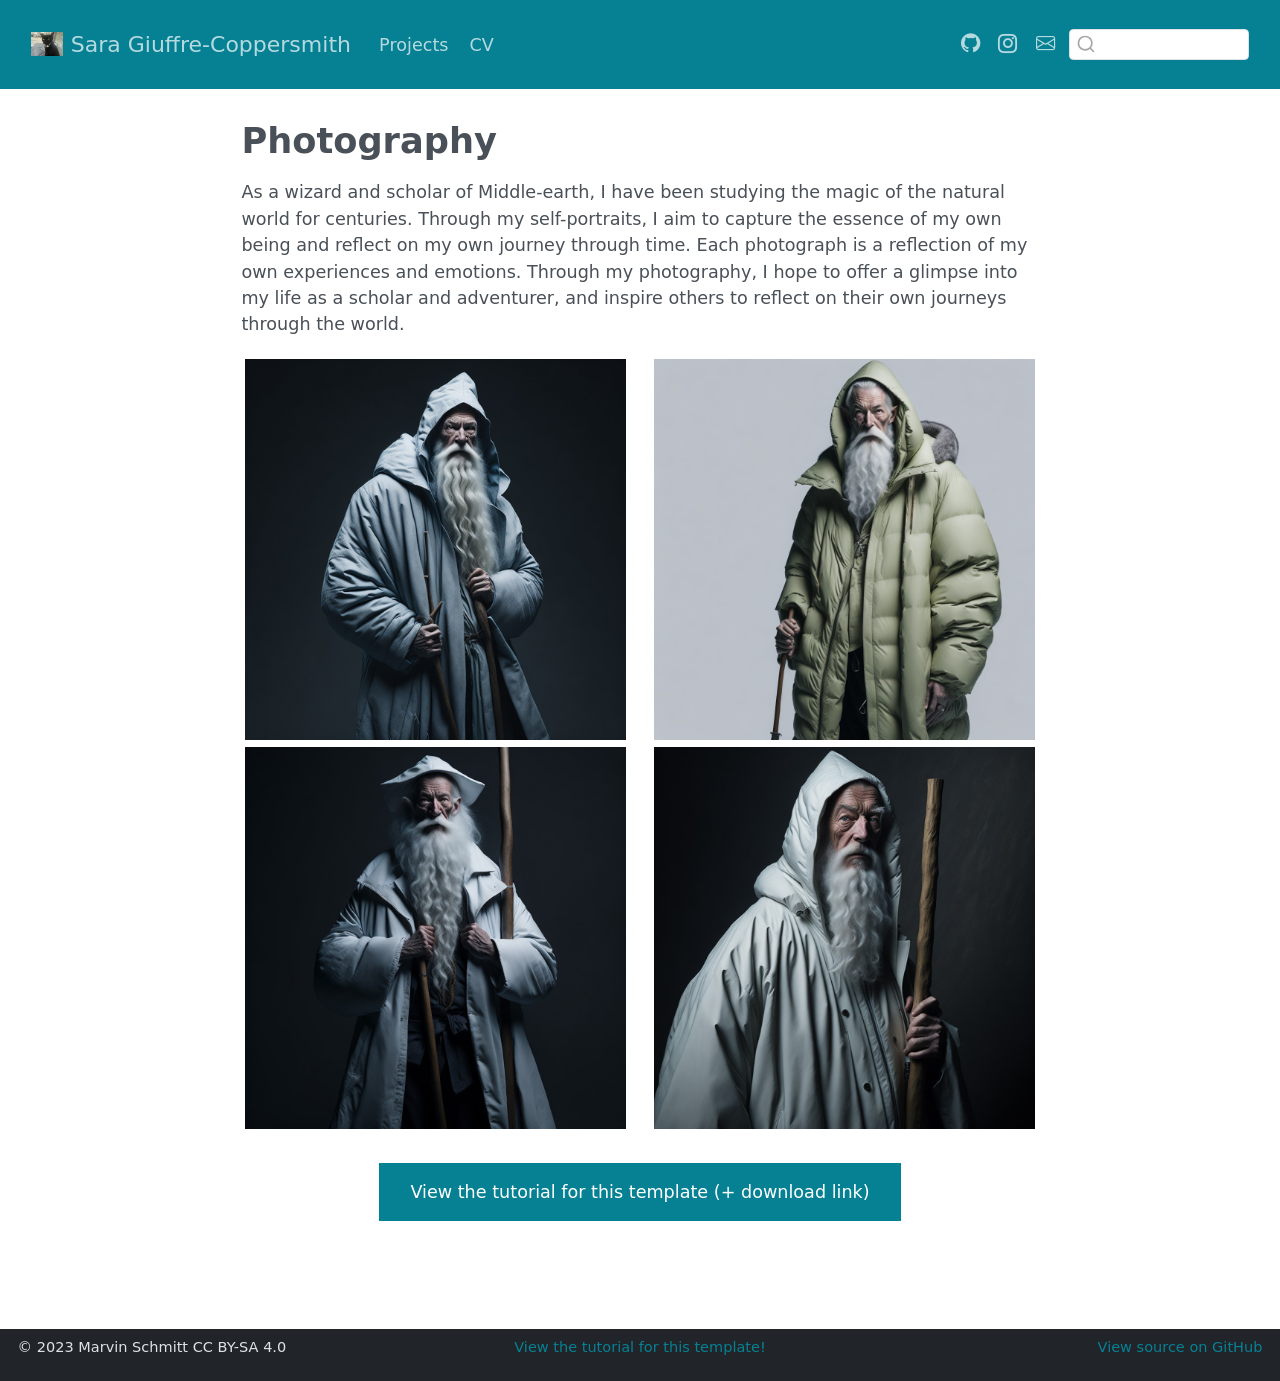
<file: docs/photography/index.html>
<!DOCTYPE html>
<html xmlns="http://www.w3.org/1999/xhtml" lang="en" xml:lang="en"><head>

<meta charset="utf-8">
<meta name="generator" content="quarto-1.10.18">

<meta name="viewport" content="width=device-width, initial-scale=1.0, user-scalable=yes">


<title>Photography – Sara Giuffre-Coppersmith</title>
<style>
/* Default styles provided by pandoc.
** See https://pandoc.org/MANUAL.html#variables-for-html for config info.
*/
span.smallcaps{font-variant: small-caps;}
div.columns{display: flex; gap: 1.5em;}
div.column{flex: auto;}
@media screen {
div.columns{gap: min(4vw, 1.5em);}
div.column{overflow-x: auto;}
}
div.hanging-indent{margin-left: 1.5em; text-indent: -1.5em;}
ul.task-list{list-style: none;}
ul.task-list li input[type="checkbox"] {
  width: 0.8em;
  margin: 0 0.8em 0.2em -1em; /* quarto-specific, see https://github.com/quarto-dev/quarto-cli/issues/4556 */ 
  vertical-align: middle;
}
</style>


<script src="../site_libs/quarto-nav/quarto-nav.js"></script>
<script src="../site_libs/clipboard/clipboard.min.js"></script>
<script src="../site_libs/quarto-search/autocomplete.umd.js"></script>
<script src="../site_libs/quarto-search/fuse.min.js"></script>
<script src="../site_libs/quarto-search/quarto-search.js"></script>
<meta name="quarto:offset" content="../">
<link href="../IMG_5097.jpeg" rel="icon" type="image/jpeg">
<script src="../site_libs/quarto-html/quarto.js" type="module"></script>
<script src="../site_libs/quarto-html/tabsets/tabsets.js" type="module"></script>
<script src="../site_libs/quarto-html/popper.min.js"></script>
<script src="../site_libs/quarto-html/tippy.umd.min.js"></script>
<script src="../site_libs/quarto-html/anchor.min.js"></script>
<link href="../site_libs/quarto-html/tippy.css" rel="stylesheet">
<link href="../site_libs/quarto-html/quarto-syntax-highlighting-64a204ab8560d761af7679ceaba22944.css" rel="stylesheet" id="quarto-text-highlighting-styles">
<script src="../site_libs/bootstrap/bootstrap.min.js"></script>
<link href="../site_libs/bootstrap/bootstrap-icons.css" rel="stylesheet">
<link href="../site_libs/bootstrap/bootstrap-dd5694e932fddb5899ca90181f34b46a.min.css" rel="stylesheet" append-hash="true" id="quarto-bootstrap" data-mode="light">
<script id="quarto-search-options" type="application/json">{
  "location": "navbar",
  "copy-button": false,
  "collapse-after": 3,
  "panel-placement": "end",
  "type": "textbox",
  "limit": 50,
  "keyboard-shortcut": [
    "f",
    "/",
    "s"
  ],
  "language": {
    "search-no-results-text": "No results",
    "search-matching-documents-text": "matching documents",
    "search-copy-link-title": "Copy link to search",
    "search-hide-matches-text": "Hide additional matches",
    "search-more-match-text": "more match in this document",
    "search-more-matches-text": "more matches in this document",
    "search-clear-button-title": "Clear",
    "search-text-placeholder": "",
    "search-detached-cancel-button-title": "Cancel",
    "search-submit-button-title": "Submit",
    "search-label": "Search"
  }
}</script>


</head>

<body class="nav-fixed fullcontent quarto-light">

<div id="quarto-search-results"></div>
  <header id="quarto-header" class="headroom fixed-top">
    <nav class="navbar navbar-expand-lg " data-bs-theme="dark">
      <div class="navbar-container container-fluid">
      <div class="navbar-brand-container mx-auto">
    <a href="../index.html" class="navbar-brand navbar-brand-logo">
    <img src="../IMG_5097.jpeg" alt="" class="navbar-logo light-content">
    <img src="../IMG_5097.jpeg" alt="" class="navbar-logo dark-content">
    </a>
    <a class="navbar-brand" href="../index.html">
    <span class="navbar-title">Sara Giuffre-Coppersmith</span>
    </a>
  </div>
            <div id="quarto-search" class="" title="Search"></div>
          <button class="navbar-toggler" type="button" data-bs-toggle="collapse" data-bs-target="#navbarCollapse" aria-controls="navbarCollapse" role="menu" aria-expanded="false" aria-label="Toggle navigation" onclick="if (window.quartoToggleHeadroom) { window.quartoToggleHeadroom(); }">
  <span class="navbar-toggler-icon"></span>
</button>
          <div class="collapse navbar-collapse" id="navbarCollapse">
            <ul class="navbar-nav navbar-nav-scroll me-auto">
  <li class="nav-item">
    <a class="nav-link" href="../projects/index.html"> 
<span class="menu-text">Projects</span></a>
  </li>  
  <li class="nav-item">
    <a class="nav-link" href="../cv/index.html"> 
<span class="menu-text">CV</span></a>
  </li>  
</ul>
            <ul class="navbar-nav navbar-nav-scroll ms-auto">
  <li class="nav-item compact">
    <a class="nav-link" href="https://github.com/sng58-ux"> <i class="bi bi-github" role="img">
</i> 
<span class="menu-text"></span></a>
  </li>  
  <li class="nav-item compact">
    <a class="nav-link" href="https://instagram.com/sara.nicolegc"> <i class="bi bi-instagram" role="img">
</i> 
<span class="menu-text"></span></a>
  </li>  
  <li class="nav-item compact">
    <a class="nav-link" href="mailto:sng58@case.edu"> <i class="bi bi-envelope" role="img" aria-label="email">
</i> 
<span class="menu-text"></span></a>
  </li>  
</ul>
          </div> <!-- /navcollapse -->
            <div class="quarto-navbar-tools">
</div>
      </div> <!-- /container-fluid -->
    </nav>
</header>
<!-- content -->
<div id="quarto-content" class="quarto-container page-columns page-rows-contents page-layout-article page-navbar">
<!-- sidebar -->
<!-- margin-sidebar -->
    
<!-- main -->
<main class="content" id="quarto-document-content">

<header id="title-block-header" class="quarto-title-block default">
<div class="quarto-title">
<h1 class="title">Photography</h1>
</div>



<div class="quarto-title-meta">

    
  
    
  </div>
  


</header>


<p>As a wizard and scholar of Middle-earth, I have been studying the magic of the natural world for centuries. Through my self-portraits, I aim to capture the essence of my own being and reflect on my own journey through time. Each photograph is a reflection of my own experiences and emotions. Through my photography, I hope to offer a glimpse into my life as a scholar and adventurer, and inspire others to reflect on their own journeys through the world.</p>
<div class="quarto-layout-panel" data-layout-ncol="2">
<div class="quarto-layout-row">
<div class="quarto-layout-cell" style="flex-basis: 50.0%;justify-content: center;">
<p><img src="gandalf_image_1.jpg" class="img-fluid"></p>
</div>
<div class="quarto-layout-cell" style="flex-basis: 50.0%;justify-content: center;">
<p><img src="gandalf_image_2.jpg" class="img-fluid"></p>
</div>
</div>
<div class="quarto-layout-row">
<div class="quarto-layout-cell" style="flex-basis: 50.0%;justify-content: center;">
<p><img src="gandalf_image_3.jpg" class="img-fluid"></p>
</div>
<div class="quarto-layout-cell" style="flex-basis: 50.0%;justify-content: center;">
<p><img src="gandalf_image_4.jpg" class="img-fluid"></p>
</div>
</div>
</div>
<div style="margin: 30px; text-align: center;">
<a class="btn btn-primary" href="https://www.marvinschmitt.com/blog/website-tutorial-quarto/" role="button" target="_blank" style="padding: 15px 30px;">View the tutorial for this template (+ download link)</a>
</div>



</main> <!-- /main -->
<script id="quarto-html-after-body" type="application/javascript">
  window.document.addEventListener("DOMContentLoaded", function (event) {
    const icon = "";
    const anchorJS = new window.AnchorJS();
    anchorJS.options = {
      placement: 'right',
      icon: icon
    };
    anchorJS.add('.anchored');
    const isCodeAnnotation = (el) => {
      for (const clz of el.classList) {
        if (clz.startsWith('code-annotation-')) {                     
          return true;
        }
      }
      return false;
    }
    const onCopySuccess = function(e) {
      // button target
      const button = e.trigger;
      // don't keep focus
      button.blur();
      // flash "checked"
      button.classList.add('code-copy-button-checked');
      var currentTitle = button.getAttribute("title");
      button.setAttribute("title", "Copied!");
      let tooltip;
      if (window.bootstrap) {
        button.setAttribute("data-bs-toggle", "tooltip");
        button.setAttribute("data-bs-placement", "left");
        button.setAttribute("data-bs-title", "Copied!");
        tooltip = new bootstrap.Tooltip(button, 
          { trigger: "manual", 
            customClass: "code-copy-button-tooltip",
            offset: [0, -8]});
        tooltip.show();    
      }
      setTimeout(function() {
        if (tooltip) {
          tooltip.hide();
          button.removeAttribute("data-bs-title");
          button.removeAttribute("data-bs-toggle");
          button.removeAttribute("data-bs-placement");
        }
        button.setAttribute("title", currentTitle);
        button.classList.remove('code-copy-button-checked');
      }, 1000);
      // clear code selection
      e.clearSelection();
    }
    const getTextToCopy = function(trigger) {
      const outerScaffold = trigger.parentElement.cloneNode(true);
      const codeEl = outerScaffold.querySelector('code');
      for (const childEl of codeEl.children) {
        if (isCodeAnnotation(childEl)) {
          childEl.remove();
        }
      }
      return codeEl.innerText;
    }
    const clipboard = new window.ClipboardJS('.code-copy-button:not([data-in-quarto-modal])', {
      text: getTextToCopy
    });
    clipboard.on('success', onCopySuccess);
    if (window.document.getElementById('quarto-embedded-source-code-modal')) {
      const clipboardModal = new window.ClipboardJS('.code-copy-button[data-in-quarto-modal]', {
        text: getTextToCopy,
        container: window.document.getElementById('quarto-embedded-source-code-modal')
      });
      clipboardModal.on('success', onCopySuccess);
    }
      var localhostRegex = new RegExp(/^(?:http|https):\/\/localhost\:?[0-9]*\//);
      var mailtoRegex = new RegExp(/^mailto:/);
        var filterRegex = new RegExp('/' + window.location.host + '/');
      var isInternal = (href) => {
          return filterRegex.test(href) || localhostRegex.test(href) || mailtoRegex.test(href);
      }
      // Inspect non-navigation links and adorn them if external
     var links = window.document.querySelectorAll('a[href]:not(.nav-link):not(.navbar-brand):not(.toc-action):not(.sidebar-link):not(.sidebar-item-toggle):not(.pagination-link):not(.no-external):not([aria-hidden]):not(.dropdown-item):not(.quarto-navigation-tool):not(.about-link)');
      for (var i=0; i<links.length; i++) {
        const link = links[i];
        if (!isInternal(link.href)) {
          // undo the damage that might have been done by quarto-nav.js in the case of
          // links that we want to consider external
          if (link.dataset.originalHref !== undefined) {
            link.href = link.dataset.originalHref;
          }
        }
      }
    function tippyHover(el, contentFn, onTriggerFn, onUntriggerFn) {
      const config = {
        allowHTML: true,
        maxWidth: 500,
        delay: 100,
        arrow: false,
        appendTo: function(el) {
            return el.parentElement;
        },
        interactive: true,
        interactiveBorder: 10,
        theme: 'quarto',
        placement: 'bottom-start',
      };
      if (contentFn) {
        config.content = contentFn;
      }
      if (onTriggerFn) {
        config.onTrigger = onTriggerFn;
      }
      if (onUntriggerFn) {
        config.onUntrigger = onUntriggerFn;
      }
      window.tippy(el, config); 
    }
    const noterefs = window.document.querySelectorAll('a[role="doc-noteref"]');
    for (var i=0; i<noterefs.length; i++) {
      const ref = noterefs[i];
      tippyHover(ref, function() {
        // use id or data attribute instead here
        let href = ref.getAttribute('data-footnote-href') || ref.getAttribute('href');
        try { href = new URL(href).hash; } catch {}
        const id = href.replace(/^#\/?/, "");
        const note = window.document.getElementById(id);
        if (note) {
          return note.innerHTML;
        } else {
          return "";
        }
      });
    }
    const xrefs = window.document.querySelectorAll('a.quarto-xref');
    const processXRef = (id, note) => {
      // Strip column container classes
      const stripColumnClz = (el) => {
        el.classList.remove("page-full", "page-columns");
        if (el.children) {
          for (const child of el.children) {
            stripColumnClz(child);
          }
        }
      }
      stripColumnClz(note)
      if (id === null || id.startsWith('sec-')) {
        // Special case sections, only their first couple elements
        const container = document.createElement("div");
        if (note.children && note.children.length > 2) {
          container.appendChild(note.children[0].cloneNode(true));
          for (let i = 1; i < note.children.length; i++) {
            const child = note.children[i];
            if (child.tagName === "P" && child.innerText === "") {
              continue;
            } else {
              container.appendChild(child.cloneNode(true));
              break;
            }
          }
          if (window.Quarto?.typesetMath) {
            window.Quarto.typesetMath(container);
          }
          return container.innerHTML
        } else {
          if (window.Quarto?.typesetMath) {
            window.Quarto.typesetMath(note);
          }
          return note.innerHTML;
        }
      } else {
        // Remove any anchor links if they are present
        const anchorLink = note.querySelector('a.anchorjs-link');
        if (anchorLink) {
          anchorLink.remove();
        }
        if (window.Quarto?.typesetMath) {
          window.Quarto.typesetMath(note);
        }
        if (note.classList.contains("callout")) {
          return note.outerHTML;
        } else {
          return note.innerHTML;
        }
      }
    }
    for (var i=0; i<xrefs.length; i++) {
      const xref = xrefs[i];
      tippyHover(xref, undefined, function(instance) {
        instance.disable();
        let url = xref.getAttribute('href');
        let hash = undefined; 
        if (url.startsWith('#')) {
          hash = url;
        } else {
          try { hash = new URL(url).hash; } catch {}
        }
        if (hash) {
          const id = hash.replace(/^#\/?/, "");
          const note = window.document.getElementById(id);
          if (note !== null) {
            try {
              const html = processXRef(id, note.cloneNode(true));
              instance.setContent(html);
            } finally {
              instance.enable();
              instance.show();
            }
          } else {
            // See if we can fetch this
            fetch(url.split('#')[0])
            .then(res => res.text())
            .then(html => {
              const parser = new DOMParser();
              const htmlDoc = parser.parseFromString(html, "text/html");
              const note = htmlDoc.getElementById(id);
              if (note !== null) {
                const html = processXRef(id, note);
                instance.setContent(html);
              } 
            }).finally(() => {
              instance.enable();
              instance.show();
            });
          }
        } else {
          // See if we can fetch a full url (with no hash to target)
          // This is a special case and we should probably do some content thinning / targeting
          fetch(url)
          .then(res => res.text())
          .then(html => {
            const parser = new DOMParser();
            const htmlDoc = parser.parseFromString(html, "text/html");
            const note = htmlDoc.querySelector('main.content');
            if (note !== null) {
              // This should only happen for chapter cross references
              // (since there is no id in the URL)
              // remove the first header
              if (note.children.length > 0 && note.children[0].tagName === "HEADER") {
                note.children[0].remove();
              }
              const html = processXRef(null, note);
              instance.setContent(html);
            } 
          }).finally(() => {
            instance.enable();
            instance.show();
          });
        }
      }, function(instance) {
      });
    }
        let selectedAnnoteEl;
        const selectorForAnnotation = ( cell, annotation) => {
          let cellAttr = 'data-code-cell="' + cell + '"';
          let lineAttr = 'data-code-annotation="' +  annotation + '"';
          const selector = 'span[' + cellAttr + '][' + lineAttr + ']';
          return selector;
        }
        const selectCodeLines = (annoteEl) => {
          const doc = window.document;
          const targetCell = annoteEl.getAttribute("data-target-cell");
          const targetAnnotation = annoteEl.getAttribute("data-target-annotation");
          const annoteSpan = window.document.querySelector(selectorForAnnotation(targetCell, targetAnnotation));
          const lines = annoteSpan.getAttribute("data-code-lines").split(",");
          const lineIds = lines.map((line) => {
            return targetCell + "-" + line;
          })
          let top = null;
          let height = null;
          let parent = null;
          if (lineIds.length > 0) {
              //compute the position of the single el (top and bottom and make a div)
              const el = window.document.getElementById(lineIds[0]);
              top = el.offsetTop;
              height = el.offsetHeight;
              parent = el.parentElement.parentElement;
            if (lineIds.length > 1) {
              const lastEl = window.document.getElementById(lineIds[lineIds.length - 1]);
              const bottom = lastEl.offsetTop + lastEl.offsetHeight;
              height = bottom - top;
            }
            if (top !== null && height !== null && parent !== null) {
              // cook up a div (if necessary) and position it 
              let div = window.document.getElementById("code-annotation-line-highlight");
              if (div === null) {
                div = window.document.createElement("div");
                div.setAttribute("id", "code-annotation-line-highlight");
                div.style.position = 'absolute';
                parent.appendChild(div);
              }
              div.style.top = top - 2 + "px";
              div.style.height = height + 4 + "px";
              div.style.left = 0;
              let gutterDiv = window.document.getElementById("code-annotation-line-highlight-gutter");
              if (gutterDiv === null) {
                gutterDiv = window.document.createElement("div");
                gutterDiv.setAttribute("id", "code-annotation-line-highlight-gutter");
                gutterDiv.style.position = 'absolute';
                const codeCell = window.document.getElementById(targetCell);
                const gutter = codeCell.querySelector('.code-annotation-gutter');
                gutter.appendChild(gutterDiv);
              }
              gutterDiv.style.top = top - 2 + "px";
              gutterDiv.style.height = height + 4 + "px";
            }
            selectedAnnoteEl = annoteEl;
          }
        };
        const unselectCodeLines = () => {
          const elementsIds = ["code-annotation-line-highlight", "code-annotation-line-highlight-gutter"];
          elementsIds.forEach((elId) => {
            const div = window.document.getElementById(elId);
            if (div) {
              div.remove();
            }
          });
          selectedAnnoteEl = undefined;
        };
          // Handle positioning of the toggle
      window.addEventListener(
        "resize",
        throttle(() => {
          elRect = undefined;
          if (selectedAnnoteEl) {
            selectCodeLines(selectedAnnoteEl);
          }
        }, 10)
      );
      function throttle(fn, ms) {
      let throttle = false;
      let timer;
        return (...args) => {
          if(!throttle) { // first call gets through
              fn.apply(this, args);
              throttle = true;
          } else { // all the others get throttled
              if(timer) clearTimeout(timer); // cancel #2
              timer = setTimeout(() => {
                fn.apply(this, args);
                timer = throttle = false;
              }, ms);
          }
        };
      }
        // Attach click handler to the DT
        const annoteDls = window.document.querySelectorAll('dt[data-target-cell]');
        for (const annoteDlNode of annoteDls) {
          annoteDlNode.addEventListener('click', (event) => {
            const clickedEl = event.target;
            if (clickedEl !== selectedAnnoteEl) {
              unselectCodeLines();
              const activeEl = window.document.querySelector('dt[data-target-cell].code-annotation-active');
              if (activeEl) {
                activeEl.classList.remove('code-annotation-active');
              }
              selectCodeLines(clickedEl);
              clickedEl.classList.add('code-annotation-active');
            } else {
              // Unselect the line
              unselectCodeLines();
              clickedEl.classList.remove('code-annotation-active');
            }
          });
        }
    const findCites = (el) => {
      const parentEl = el.parentElement;
      if (parentEl) {
        const cites = parentEl.dataset.cites;
        if (cites) {
          return {
            el,
            cites: cites.split(' ')
          };
        } else {
          return findCites(el.parentElement)
        }
      } else {
        return undefined;
      }
    };
    var bibliorefs = window.document.querySelectorAll('a[role="doc-biblioref"]');
    for (var i=0; i<bibliorefs.length; i++) {
      const ref = bibliorefs[i];
      const citeInfo = findCites(ref);
      if (citeInfo) {
        tippyHover(citeInfo.el, function() {
          var popup = window.document.createElement('div');
          citeInfo.cites.forEach(function(cite) {
            var citeDiv = window.document.createElement('div');
            citeDiv.classList.add('hanging-indent');
            citeDiv.classList.add('csl-entry');
            var biblioDiv = window.document.getElementById('ref-' + cite);
            if (biblioDiv) {
              citeDiv.innerHTML = biblioDiv.innerHTML;
            }
            popup.appendChild(citeDiv);
          });
          return popup.innerHTML;
        });
      }
    }
  });
  </script>
</div> <!-- /content -->
<footer class="footer">
  <div class="nav-footer">
    <div class="nav-footer-left">
<p><span class="faux-block">© 2023 Marvin Schmitt CC BY-SA 4.0</span></p>
</div>   
    <div class="nav-footer-center">
<p><span class="faux-block"><a href="https://www.marvinschmitt.com/blog/website-tutorial-quarto/">View the tutorial for this template!</a></span></p>
</div>
    <div class="nav-footer-right">
<p><span class="faux-block"><a href="https://github.com/marvinschmitt/quarto-website-template/">View source on GitHub</a></span></p>
</div>
  </div>
</footer>




</body></html>
</file>
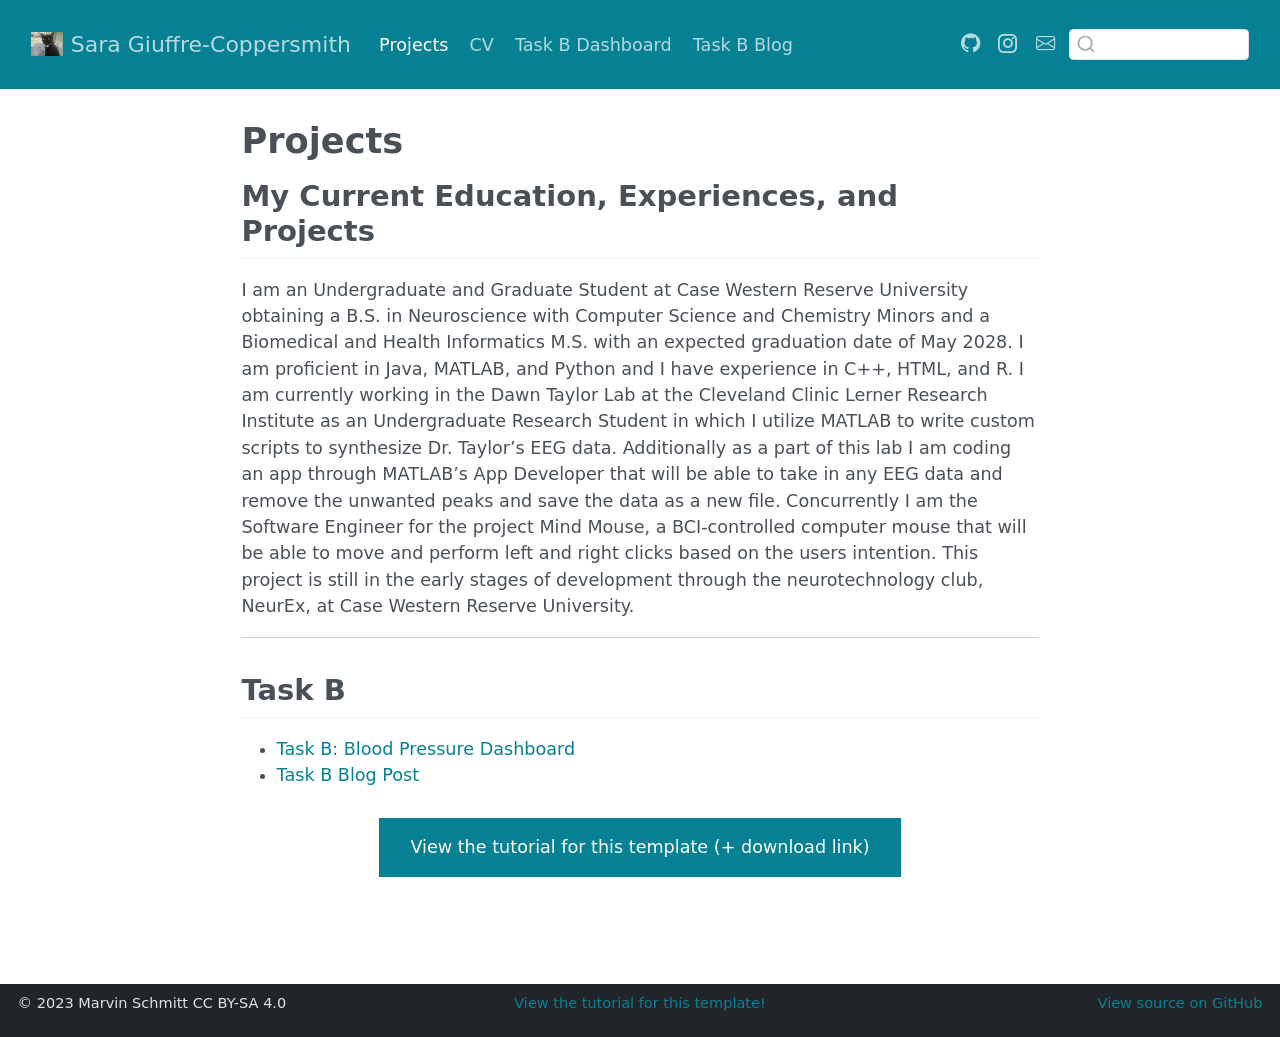
<file: docs/projects/index.html>
<!DOCTYPE html>
<html xmlns="http://www.w3.org/1999/xhtml" lang="en" xml:lang="en"><head>

<meta charset="utf-8">
<meta name="generator" content="quarto-1.10.18">

<meta name="viewport" content="width=device-width, initial-scale=1.0, user-scalable=yes">


<title>Projects – Sara Giuffre-Coppersmith</title>
<style>
/* Default styles provided by pandoc.
** See https://pandoc.org/MANUAL.html#variables-for-html for config info.
*/
span.smallcaps{font-variant: small-caps;}
div.columns{display: flex; gap: 1.5em;}
div.column{flex: auto;}
@media screen {
div.columns{gap: min(4vw, 1.5em);}
div.column{overflow-x: auto;}
}
div.hanging-indent{margin-left: 1.5em; text-indent: -1.5em;}
ul.task-list{list-style: none;}
ul.task-list li input[type="checkbox"] {
  width: 0.8em;
  margin: 0 0.8em 0.2em -1em; /* quarto-specific, see https://github.com/quarto-dev/quarto-cli/issues/4556 */ 
  vertical-align: middle;
}
</style>


<script src="../site_libs/quarto-nav/quarto-nav.js"></script>
<script src="../site_libs/clipboard/clipboard.min.js"></script>
<script src="../site_libs/quarto-search/autocomplete.umd.js"></script>
<script src="../site_libs/quarto-search/fuse.min.js"></script>
<script src="../site_libs/quarto-search/quarto-search.js"></script>
<meta name="quarto:offset" content="../">
<link href="../IMG_5097.jpeg" rel="icon" type="image/jpeg">
<script src="../site_libs/quarto-html/quarto.js" type="module"></script>
<script src="../site_libs/quarto-html/tabsets/tabsets.js" type="module"></script>
<script src="../site_libs/quarto-html/popper.min.js"></script>
<script src="../site_libs/quarto-html/tippy.umd.min.js"></script>
<script src="../site_libs/quarto-html/anchor.min.js"></script>
<link href="../site_libs/quarto-html/tippy.css" rel="stylesheet">
<link href="../site_libs/quarto-html/quarto-syntax-highlighting-64a204ab8560d761af7679ceaba22944.css" rel="stylesheet" id="quarto-text-highlighting-styles">
<script src="../site_libs/bootstrap/bootstrap.min.js"></script>
<link href="../site_libs/bootstrap/bootstrap-icons.css" rel="stylesheet">
<link href="../site_libs/bootstrap/bootstrap-dd5694e932fddb5899ca90181f34b46a.min.css" rel="stylesheet" append-hash="true" id="quarto-bootstrap" data-mode="light">
<script id="quarto-search-options" type="application/json">{
  "location": "navbar",
  "copy-button": false,
  "collapse-after": 3,
  "panel-placement": "end",
  "type": "textbox",
  "limit": 50,
  "keyboard-shortcut": [
    "f",
    "/",
    "s"
  ],
  "language": {
    "search-no-results-text": "No results",
    "search-matching-documents-text": "matching documents",
    "search-copy-link-title": "Copy link to search",
    "search-hide-matches-text": "Hide additional matches",
    "search-more-match-text": "more match in this document",
    "search-more-matches-text": "more matches in this document",
    "search-clear-button-title": "Clear",
    "search-text-placeholder": "",
    "search-detached-cancel-button-title": "Cancel",
    "search-submit-button-title": "Submit",
    "search-label": "Search"
  }
}</script>


</head>

<body class="nav-fixed fullcontent quarto-light">

<div id="quarto-search-results"></div>
  <header id="quarto-header" class="headroom fixed-top">
    <nav class="navbar navbar-expand-lg " data-bs-theme="dark">
      <div class="navbar-container container-fluid">
      <div class="navbar-brand-container mx-auto">
    <a href="../index.html" class="navbar-brand navbar-brand-logo">
    <img src="../IMG_5097.jpeg" alt="" class="navbar-logo light-content">
    <img src="../IMG_5097.jpeg" alt="" class="navbar-logo dark-content">
    </a>
    <a class="navbar-brand" href="../index.html">
    <span class="navbar-title">Sara Giuffre-Coppersmith</span>
    </a>
  </div>
            <div id="quarto-search" class="" title="Search"></div>
          <button class="navbar-toggler" type="button" data-bs-toggle="collapse" data-bs-target="#navbarCollapse" aria-controls="navbarCollapse" role="menu" aria-expanded="false" aria-label="Toggle navigation" onclick="if (window.quartoToggleHeadroom) { window.quartoToggleHeadroom(); }">
  <span class="navbar-toggler-icon"></span>
</button>
          <div class="collapse navbar-collapse" id="navbarCollapse">
            <ul class="navbar-nav navbar-nav-scroll me-auto">
  <li class="nav-item">
    <a class="nav-link active" href="../projects/index.html" aria-current="page"> 
<span class="menu-text">Projects</span></a>
  </li>  
  <li class="nav-item">
    <a class="nav-link" href="../cv/index.html"> 
<span class="menu-text">CV</span></a>
  </li>  
  <li class="nav-item">
    <a class="nav-link" href="../projects/taskb/taskbdashboard.html"> 
<span class="menu-text">Task B Dashboard</span></a>
  </li>  
  <li class="nav-item">
    <a class="nav-link" href="../projects/taskb/taskb-blog.html"> 
<span class="menu-text">Task B Blog</span></a>
  </li>  
</ul>
            <ul class="navbar-nav navbar-nav-scroll ms-auto">
  <li class="nav-item compact">
    <a class="nav-link" href="https://github.com/sng58-ux"> <i class="bi bi-github" role="img">
</i> 
<span class="menu-text"></span></a>
  </li>  
  <li class="nav-item compact">
    <a class="nav-link" href="https://instagram.com/sara.nicolegc"> <i class="bi bi-instagram" role="img">
</i> 
<span class="menu-text"></span></a>
  </li>  
  <li class="nav-item compact">
    <a class="nav-link" href="mailto:sng58@case.edu"> <i class="bi bi-envelope" role="img" aria-label="email">
</i> 
<span class="menu-text"></span></a>
  </li>  
</ul>
          </div> <!-- /navcollapse -->
            <div class="quarto-navbar-tools">
</div>
      </div> <!-- /container-fluid -->
    </nav>
</header>
<!-- content -->
<div id="quarto-content" class="quarto-container page-columns page-rows-contents page-layout-article page-navbar">
<!-- sidebar -->
<!-- margin-sidebar -->
    
<!-- main -->
<main class="content" id="quarto-document-content">

<header id="title-block-header" class="quarto-title-block default">
<div class="quarto-title">
<h1 class="title">Projects</h1>
</div>



<div class="quarto-title-meta">

    
  
    
  </div>
  


</header>


<section id="my-current-education-experiences-and-projects" class="level2">
<h2 class="anchored" data-anchor-id="my-current-education-experiences-and-projects">My Current Education, Experiences, and Projects</h2>
<p>I am an Undergraduate and Graduate Student at Case Western Reserve University obtaining a B.S. in Neuroscience with Computer Science and Chemistry Minors and a Biomedical and Health Informatics M.S. with an expected graduation date of May 2028. I am proficient in Java, MATLAB, and Python and I have experience in C++, HTML, and R. I am currently working in the Dawn Taylor Lab at the Cleveland Clinic Lerner Research Institute as an Undergraduate Research Student in which I utilize MATLAB to write custom scripts to synthesize Dr.&nbsp;Taylor’s EEG data. Additionally as a part of this lab I am coding an app through MATLAB’s App Developer that will be able to take in any EEG data and remove the unwanted peaks and save the data as a new file. Concurrently I am the Software Engineer for the project Mind Mouse, a BCI-controlled computer mouse that will be able to move and perform left and right clicks based on the users intention. This project is still in the early stages of development through the neurotechnology club, NeurEx, at Case Western Reserve University.</p>
<hr>
</section>
<section id="task-b" class="level2">
<h2 class="anchored" data-anchor-id="task-b">Task B</h2>
<ul>
<li><a href="taskb/taskbdashboard.html">Task B: Blood Pressure Dashboard</a></li>
<li><a href="taskb/taskb-blog.html">Task B Blog Post</a></li>
</ul>
<div style="margin: 30px; text-align: center;">
<a class="btn btn-primary" href="https://www.marvinschmitt.com/blog/website-tutorial-quarto/" role="button" target="_blank" style="padding: 15px 30px;">View the tutorial for this template (+ download link)</a>
</div>


</section>

</main> <!-- /main -->
<script id="quarto-html-after-body" type="application/javascript">
  window.document.addEventListener("DOMContentLoaded", function (event) {
    const icon = "";
    const anchorJS = new window.AnchorJS();
    anchorJS.options = {
      placement: 'right',
      icon: icon
    };
    anchorJS.add('.anchored');
    const isCodeAnnotation = (el) => {
      for (const clz of el.classList) {
        if (clz.startsWith('code-annotation-')) {                     
          return true;
        }
      }
      return false;
    }
    const onCopySuccess = function(e) {
      // button target
      const button = e.trigger;
      // don't keep focus
      button.blur();
      // flash "checked"
      button.classList.add('code-copy-button-checked');
      var currentTitle = button.getAttribute("title");
      button.setAttribute("title", "Copied!");
      let tooltip;
      if (window.bootstrap) {
        button.setAttribute("data-bs-toggle", "tooltip");
        button.setAttribute("data-bs-placement", "left");
        button.setAttribute("data-bs-title", "Copied!");
        tooltip = new bootstrap.Tooltip(button, 
          { trigger: "manual", 
            customClass: "code-copy-button-tooltip",
            offset: [0, -8]});
        tooltip.show();    
      }
      setTimeout(function() {
        if (tooltip) {
          tooltip.hide();
          button.removeAttribute("data-bs-title");
          button.removeAttribute("data-bs-toggle");
          button.removeAttribute("data-bs-placement");
        }
        button.setAttribute("title", currentTitle);
        button.classList.remove('code-copy-button-checked');
      }, 1000);
      // clear code selection
      e.clearSelection();
    }
    const getTextToCopy = function(trigger) {
      const outerScaffold = trigger.parentElement.cloneNode(true);
      const codeEl = outerScaffold.querySelector('code');
      for (const childEl of codeEl.children) {
        if (isCodeAnnotation(childEl)) {
          childEl.remove();
        }
      }
      return codeEl.innerText;
    }
    const clipboard = new window.ClipboardJS('.code-copy-button:not([data-in-quarto-modal])', {
      text: getTextToCopy
    });
    clipboard.on('success', onCopySuccess);
    if (window.document.getElementById('quarto-embedded-source-code-modal')) {
      const clipboardModal = new window.ClipboardJS('.code-copy-button[data-in-quarto-modal]', {
        text: getTextToCopy,
        container: window.document.getElementById('quarto-embedded-source-code-modal')
      });
      clipboardModal.on('success', onCopySuccess);
    }
      var localhostRegex = new RegExp(/^(?:http|https):\/\/localhost\:?[0-9]*\//);
      var mailtoRegex = new RegExp(/^mailto:/);
        var filterRegex = new RegExp('/' + window.location.host + '/');
      var isInternal = (href) => {
          return filterRegex.test(href) || localhostRegex.test(href) || mailtoRegex.test(href);
      }
      // Inspect non-navigation links and adorn them if external
     var links = window.document.querySelectorAll('a[href]:not(.nav-link):not(.navbar-brand):not(.toc-action):not(.sidebar-link):not(.sidebar-item-toggle):not(.pagination-link):not(.no-external):not([aria-hidden]):not(.dropdown-item):not(.quarto-navigation-tool):not(.about-link)');
      for (var i=0; i<links.length; i++) {
        const link = links[i];
        if (!isInternal(link.href)) {
          // undo the damage that might have been done by quarto-nav.js in the case of
          // links that we want to consider external
          if (link.dataset.originalHref !== undefined) {
            link.href = link.dataset.originalHref;
          }
        }
      }
    function tippyHover(el, contentFn, onTriggerFn, onUntriggerFn) {
      const config = {
        allowHTML: true,
        maxWidth: 500,
        delay: 100,
        arrow: false,
        appendTo: function(el) {
            return el.parentElement;
        },
        interactive: true,
        interactiveBorder: 10,
        theme: 'quarto',
        placement: 'bottom-start',
      };
      if (contentFn) {
        config.content = contentFn;
      }
      if (onTriggerFn) {
        config.onTrigger = onTriggerFn;
      }
      if (onUntriggerFn) {
        config.onUntrigger = onUntriggerFn;
      }
      window.tippy(el, config); 
    }
    const noterefs = window.document.querySelectorAll('a[role="doc-noteref"]');
    for (var i=0; i<noterefs.length; i++) {
      const ref = noterefs[i];
      tippyHover(ref, function() {
        // use id or data attribute instead here
        let href = ref.getAttribute('data-footnote-href') || ref.getAttribute('href');
        try { href = new URL(href).hash; } catch {}
        const id = href.replace(/^#\/?/, "");
        const note = window.document.getElementById(id);
        if (note) {
          return note.innerHTML;
        } else {
          return "";
        }
      });
    }
    const xrefs = window.document.querySelectorAll('a.quarto-xref');
    const processXRef = (id, note) => {
      // Strip column container classes
      const stripColumnClz = (el) => {
        el.classList.remove("page-full", "page-columns");
        if (el.children) {
          for (const child of el.children) {
            stripColumnClz(child);
          }
        }
      }
      stripColumnClz(note)
      if (id === null || id.startsWith('sec-')) {
        // Special case sections, only their first couple elements
        const container = document.createElement("div");
        if (note.children && note.children.length > 2) {
          container.appendChild(note.children[0].cloneNode(true));
          for (let i = 1; i < note.children.length; i++) {
            const child = note.children[i];
            if (child.tagName === "P" && child.innerText === "") {
              continue;
            } else {
              container.appendChild(child.cloneNode(true));
              break;
            }
          }
          if (window.Quarto?.typesetMath) {
            window.Quarto.typesetMath(container);
          }
          return container.innerHTML
        } else {
          if (window.Quarto?.typesetMath) {
            window.Quarto.typesetMath(note);
          }
          return note.innerHTML;
        }
      } else {
        // Remove any anchor links if they are present
        const anchorLink = note.querySelector('a.anchorjs-link');
        if (anchorLink) {
          anchorLink.remove();
        }
        if (window.Quarto?.typesetMath) {
          window.Quarto.typesetMath(note);
        }
        if (note.classList.contains("callout")) {
          return note.outerHTML;
        } else {
          return note.innerHTML;
        }
      }
    }
    for (var i=0; i<xrefs.length; i++) {
      const xref = xrefs[i];
      tippyHover(xref, undefined, function(instance) {
        instance.disable();
        let url = xref.getAttribute('href');
        let hash = undefined; 
        if (url.startsWith('#')) {
          hash = url;
        } else {
          try { hash = new URL(url).hash; } catch {}
        }
        if (hash) {
          const id = hash.replace(/^#\/?/, "");
          const note = window.document.getElementById(id);
          if (note !== null) {
            try {
              const html = processXRef(id, note.cloneNode(true));
              instance.setContent(html);
            } finally {
              instance.enable();
              instance.show();
            }
          } else {
            // See if we can fetch this
            fetch(url.split('#')[0])
            .then(res => res.text())
            .then(html => {
              const parser = new DOMParser();
              const htmlDoc = parser.parseFromString(html, "text/html");
              const note = htmlDoc.getElementById(id);
              if (note !== null) {
                const html = processXRef(id, note);
                instance.setContent(html);
              } 
            }).finally(() => {
              instance.enable();
              instance.show();
            });
          }
        } else {
          // See if we can fetch a full url (with no hash to target)
          // This is a special case and we should probably do some content thinning / targeting
          fetch(url)
          .then(res => res.text())
          .then(html => {
            const parser = new DOMParser();
            const htmlDoc = parser.parseFromString(html, "text/html");
            const note = htmlDoc.querySelector('main.content');
            if (note !== null) {
              // This should only happen for chapter cross references
              // (since there is no id in the URL)
              // remove the first header
              if (note.children.length > 0 && note.children[0].tagName === "HEADER") {
                note.children[0].remove();
              }
              const html = processXRef(null, note);
              instance.setContent(html);
            } 
          }).finally(() => {
            instance.enable();
            instance.show();
          });
        }
      }, function(instance) {
      });
    }
        let selectedAnnoteEl;
        const selectorForAnnotation = ( cell, annotation) => {
          let cellAttr = 'data-code-cell="' + cell + '"';
          let lineAttr = 'data-code-annotation="' +  annotation + '"';
          const selector = 'span[' + cellAttr + '][' + lineAttr + ']';
          return selector;
        }
        const selectCodeLines = (annoteEl) => {
          const doc = window.document;
          const targetCell = annoteEl.getAttribute("data-target-cell");
          const targetAnnotation = annoteEl.getAttribute("data-target-annotation");
          const annoteSpan = window.document.querySelector(selectorForAnnotation(targetCell, targetAnnotation));
          const lines = annoteSpan.getAttribute("data-code-lines").split(",");
          const lineIds = lines.map((line) => {
            return targetCell + "-" + line;
          })
          let top = null;
          let height = null;
          let parent = null;
          if (lineIds.length > 0) {
              //compute the position of the single el (top and bottom and make a div)
              const el = window.document.getElementById(lineIds[0]);
              top = el.offsetTop;
              height = el.offsetHeight;
              parent = el.parentElement.parentElement;
            if (lineIds.length > 1) {
              const lastEl = window.document.getElementById(lineIds[lineIds.length - 1]);
              const bottom = lastEl.offsetTop + lastEl.offsetHeight;
              height = bottom - top;
            }
            if (top !== null && height !== null && parent !== null) {
              // cook up a div (if necessary) and position it 
              let div = window.document.getElementById("code-annotation-line-highlight");
              if (div === null) {
                div = window.document.createElement("div");
                div.setAttribute("id", "code-annotation-line-highlight");
                div.style.position = 'absolute';
                parent.appendChild(div);
              }
              div.style.top = top - 2 + "px";
              div.style.height = height + 4 + "px";
              div.style.left = 0;
              let gutterDiv = window.document.getElementById("code-annotation-line-highlight-gutter");
              if (gutterDiv === null) {
                gutterDiv = window.document.createElement("div");
                gutterDiv.setAttribute("id", "code-annotation-line-highlight-gutter");
                gutterDiv.style.position = 'absolute';
                const codeCell = window.document.getElementById(targetCell);
                const gutter = codeCell.querySelector('.code-annotation-gutter');
                gutter.appendChild(gutterDiv);
              }
              gutterDiv.style.top = top - 2 + "px";
              gutterDiv.style.height = height + 4 + "px";
            }
            selectedAnnoteEl = annoteEl;
          }
        };
        const unselectCodeLines = () => {
          const elementsIds = ["code-annotation-line-highlight", "code-annotation-line-highlight-gutter"];
          elementsIds.forEach((elId) => {
            const div = window.document.getElementById(elId);
            if (div) {
              div.remove();
            }
          });
          selectedAnnoteEl = undefined;
        };
          // Handle positioning of the toggle
      window.addEventListener(
        "resize",
        throttle(() => {
          elRect = undefined;
          if (selectedAnnoteEl) {
            selectCodeLines(selectedAnnoteEl);
          }
        }, 10)
      );
      function throttle(fn, ms) {
      let throttle = false;
      let timer;
        return (...args) => {
          if(!throttle) { // first call gets through
              fn.apply(this, args);
              throttle = true;
          } else { // all the others get throttled
              if(timer) clearTimeout(timer); // cancel #2
              timer = setTimeout(() => {
                fn.apply(this, args);
                timer = throttle = false;
              }, ms);
          }
        };
      }
        // Attach click handler to the DT
        const annoteDls = window.document.querySelectorAll('dt[data-target-cell]');
        for (const annoteDlNode of annoteDls) {
          annoteDlNode.addEventListener('click', (event) => {
            const clickedEl = event.target;
            if (clickedEl !== selectedAnnoteEl) {
              unselectCodeLines();
              const activeEl = window.document.querySelector('dt[data-target-cell].code-annotation-active');
              if (activeEl) {
                activeEl.classList.remove('code-annotation-active');
              }
              selectCodeLines(clickedEl);
              clickedEl.classList.add('code-annotation-active');
            } else {
              // Unselect the line
              unselectCodeLines();
              clickedEl.classList.remove('code-annotation-active');
            }
          });
        }
    const findCites = (el) => {
      const parentEl = el.parentElement;
      if (parentEl) {
        const cites = parentEl.dataset.cites;
        if (cites) {
          return {
            el,
            cites: cites.split(' ')
          };
        } else {
          return findCites(el.parentElement)
        }
      } else {
        return undefined;
      }
    };
    var bibliorefs = window.document.querySelectorAll('a[role="doc-biblioref"]');
    for (var i=0; i<bibliorefs.length; i++) {
      const ref = bibliorefs[i];
      const citeInfo = findCites(ref);
      if (citeInfo) {
        tippyHover(citeInfo.el, function() {
          var popup = window.document.createElement('div');
          citeInfo.cites.forEach(function(cite) {
            var citeDiv = window.document.createElement('div');
            citeDiv.classList.add('hanging-indent');
            citeDiv.classList.add('csl-entry');
            var biblioDiv = window.document.getElementById('ref-' + cite);
            if (biblioDiv) {
              citeDiv.innerHTML = biblioDiv.innerHTML;
            }
            popup.appendChild(citeDiv);
          });
          return popup.innerHTML;
        });
      }
    }
  });
  </script>
</div> <!-- /content -->
<footer class="footer">
  <div class="nav-footer">
    <div class="nav-footer-left">
<p><span class="faux-block">© 2023 Marvin Schmitt CC BY-SA 4.0</span></p>
</div>   
    <div class="nav-footer-center">
<p><span class="faux-block"><a href="https://www.marvinschmitt.com/blog/website-tutorial-quarto/">View the tutorial for this template!</a></span></p>
</div>
    <div class="nav-footer-right">
<p><span class="faux-block"><a href="https://github.com/marvinschmitt/quarto-website-template/">View source on GitHub</a></span></p>
</div>
  </div>
</footer>




</body></html>
</file>
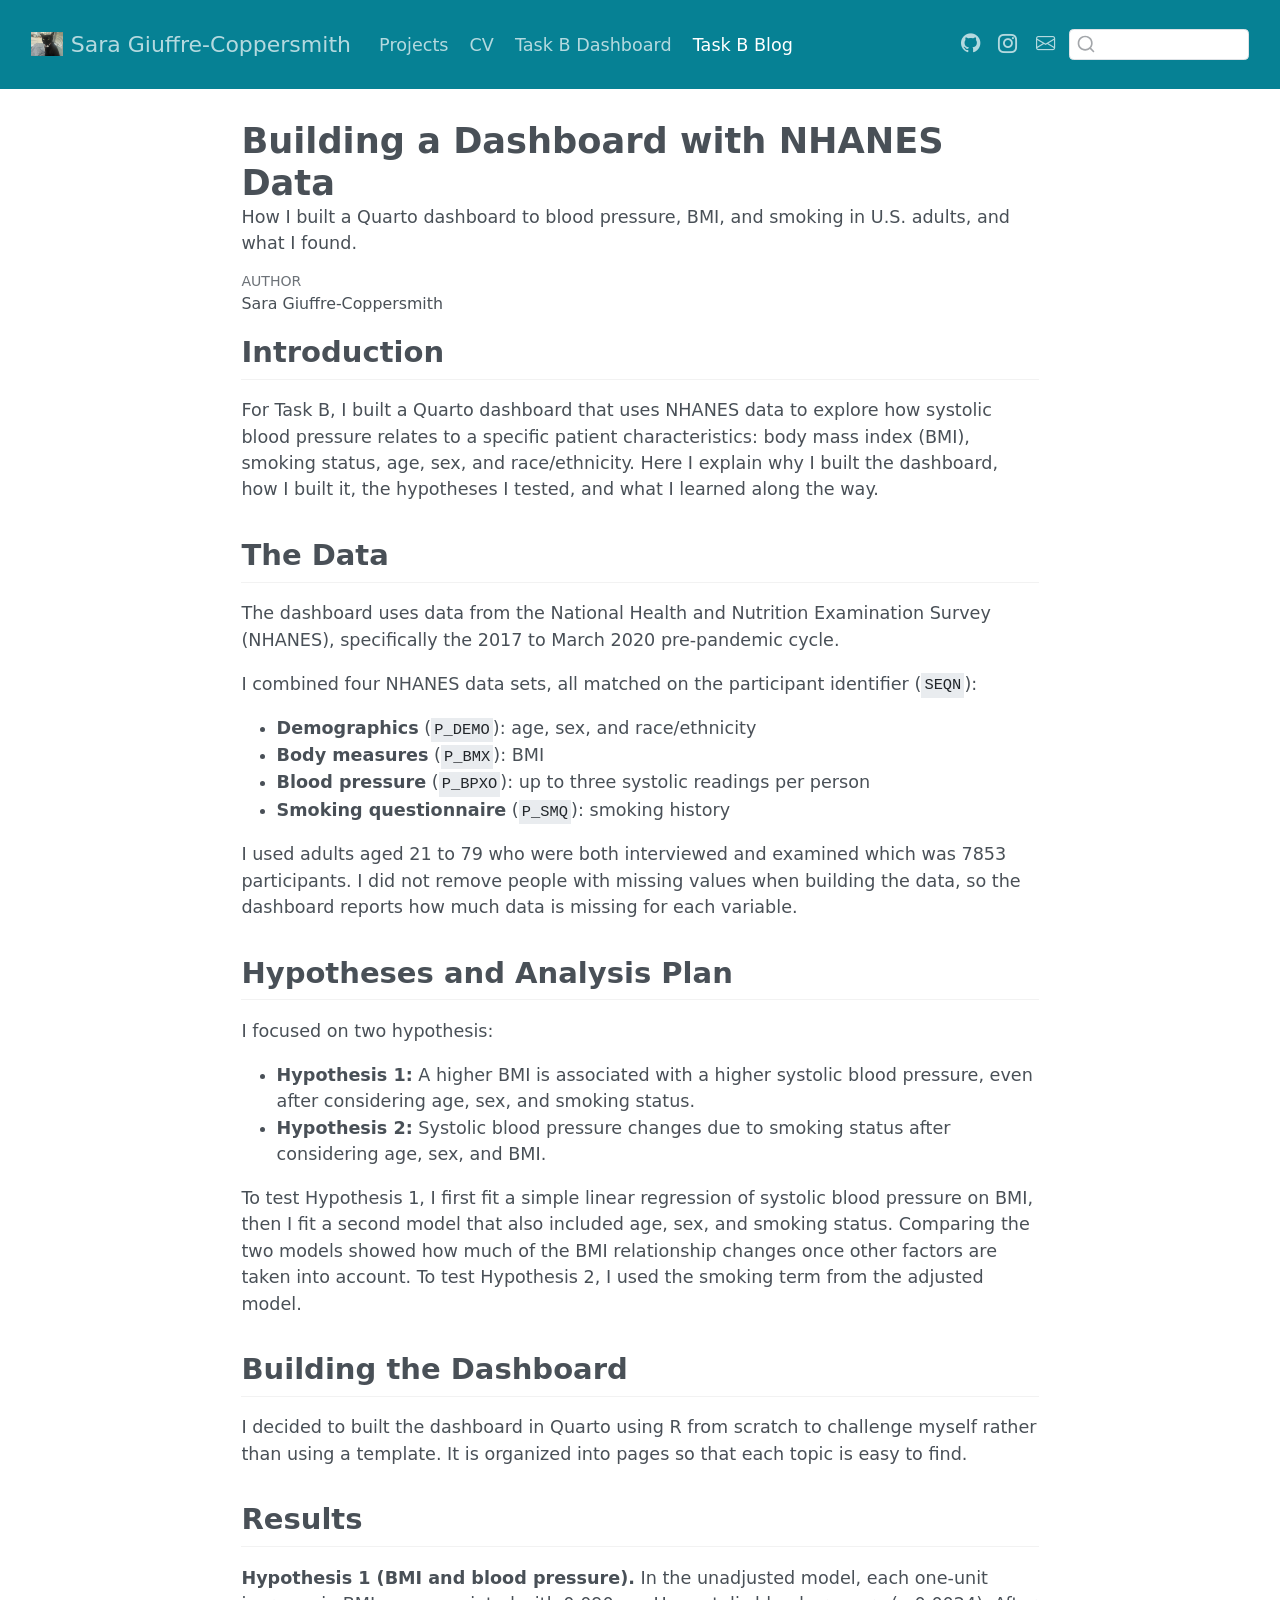
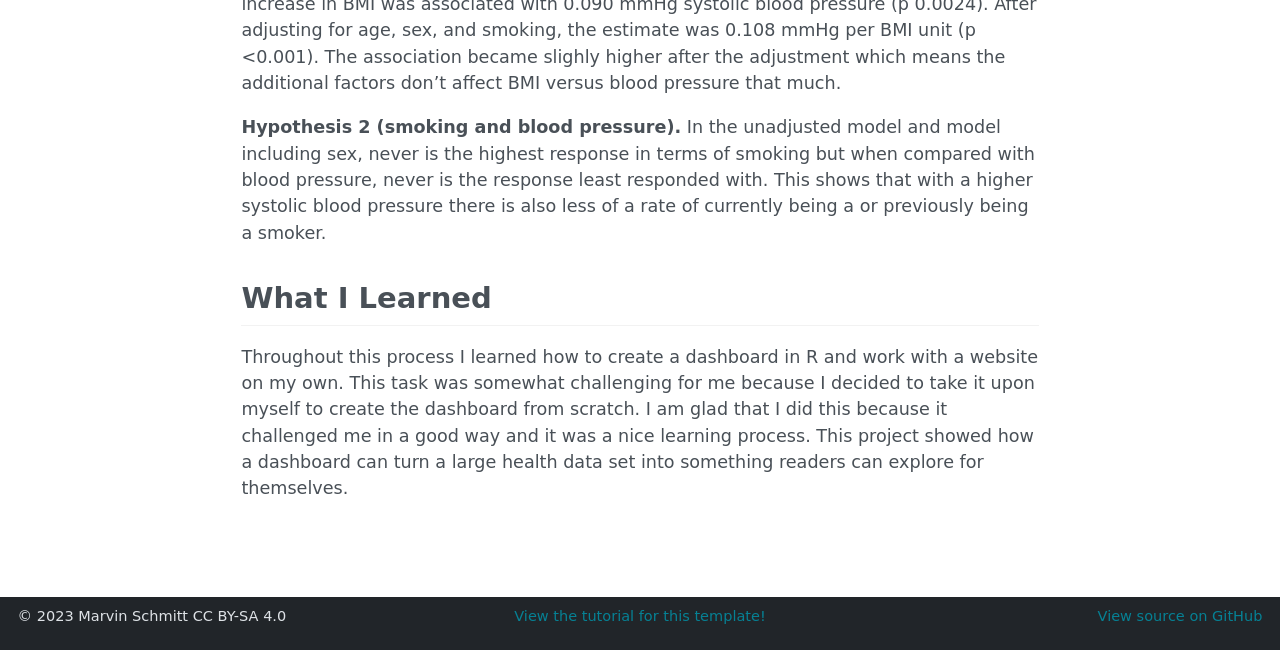
<file: docs/projects/taskb/taskb-blog.html>
<!DOCTYPE html>
<html xmlns="http://www.w3.org/1999/xhtml" lang="en" xml:lang="en"><head>

<meta charset="utf-8">
<meta name="generator" content="quarto-1.10.18">

<meta name="viewport" content="width=device-width, initial-scale=1.0, user-scalable=yes">

<meta name="author" content="Sara Giuffre-Coppersmith">
<meta name="description" content="How I built a Quarto dashboard to blood pressure, BMI, and smoking in U.S. adults, and what I found.">

<title>Building a Dashboard with NHANES Data – Sara Giuffre-Coppersmith</title>
<style>
/* Default styles provided by pandoc.
** See https://pandoc.org/MANUAL.html#variables-for-html for config info.
*/
span.smallcaps{font-variant: small-caps;}
div.columns{display: flex; gap: 1.5em;}
div.column{flex: auto;}
@media screen {
div.columns{gap: min(4vw, 1.5em);}
div.column{overflow-x: auto;}
}
div.hanging-indent{margin-left: 1.5em; text-indent: -1.5em;}
ul.task-list{list-style: none;}
ul.task-list li input[type="checkbox"] {
  width: 0.8em;
  margin: 0 0.8em 0.2em -1em; /* quarto-specific, see https://github.com/quarto-dev/quarto-cli/issues/4556 */ 
  vertical-align: middle;
}
</style>


<script src="../../site_libs/quarto-nav/quarto-nav.js"></script>
<script src="../../site_libs/clipboard/clipboard.min.js"></script>
<script src="../../site_libs/quarto-search/autocomplete.umd.js"></script>
<script src="../../site_libs/quarto-search/fuse.min.js"></script>
<script src="../../site_libs/quarto-search/quarto-search.js"></script>
<meta name="quarto:offset" content="../../">
<link href="../../IMG_5097.jpeg" rel="icon" type="image/jpeg">
<script src="../../site_libs/quarto-html/quarto.js" type="module"></script>
<script src="../../site_libs/quarto-html/tabsets/tabsets.js" type="module"></script>
<script src="../../site_libs/quarto-html/popper.min.js"></script>
<script src="../../site_libs/quarto-html/tippy.umd.min.js"></script>
<script src="../../site_libs/quarto-html/anchor.min.js"></script>
<link href="../../site_libs/quarto-html/tippy.css" rel="stylesheet">
<link href="../../site_libs/quarto-html/quarto-syntax-highlighting-64a204ab8560d761af7679ceaba22944.css" rel="stylesheet" id="quarto-text-highlighting-styles">
<script src="../../site_libs/bootstrap/bootstrap.min.js"></script>
<link href="../../site_libs/bootstrap/bootstrap-icons.css" rel="stylesheet">
<link href="../../site_libs/bootstrap/bootstrap-dd5694e932fddb5899ca90181f34b46a.min.css" rel="stylesheet" append-hash="true" id="quarto-bootstrap" data-mode="light">
<script id="quarto-search-options" type="application/json">{
  "location": "navbar",
  "copy-button": false,
  "collapse-after": 3,
  "panel-placement": "end",
  "type": "textbox",
  "limit": 50,
  "keyboard-shortcut": [
    "f",
    "/",
    "s"
  ],
  "language": {
    "search-no-results-text": "No results",
    "search-matching-documents-text": "matching documents",
    "search-copy-link-title": "Copy link to search",
    "search-hide-matches-text": "Hide additional matches",
    "search-more-match-text": "more match in this document",
    "search-more-matches-text": "more matches in this document",
    "search-clear-button-title": "Clear",
    "search-text-placeholder": "",
    "search-detached-cancel-button-title": "Cancel",
    "search-submit-button-title": "Submit",
    "search-label": "Search"
  }
}</script>


</head>

<body class="nav-fixed fullcontent quarto-light">

<div id="quarto-search-results"></div>
  <header id="quarto-header" class="headroom fixed-top">
    <nav class="navbar navbar-expand-lg " data-bs-theme="dark">
      <div class="navbar-container container-fluid">
      <div class="navbar-brand-container mx-auto">
    <a href="../../index.html" class="navbar-brand navbar-brand-logo">
    <img src="../../IMG_5097.jpeg" alt="" class="navbar-logo light-content">
    <img src="../../IMG_5097.jpeg" alt="" class="navbar-logo dark-content">
    </a>
    <a class="navbar-brand" href="../../index.html">
    <span class="navbar-title">Sara Giuffre-Coppersmith</span>
    </a>
  </div>
            <div id="quarto-search" class="" title="Search"></div>
          <button class="navbar-toggler" type="button" data-bs-toggle="collapse" data-bs-target="#navbarCollapse" aria-controls="navbarCollapse" role="menu" aria-expanded="false" aria-label="Toggle navigation" onclick="if (window.quartoToggleHeadroom) { window.quartoToggleHeadroom(); }">
  <span class="navbar-toggler-icon"></span>
</button>
          <div class="collapse navbar-collapse" id="navbarCollapse">
            <ul class="navbar-nav navbar-nav-scroll me-auto">
  <li class="nav-item">
    <a class="nav-link" href="../../projects/index.html"> 
<span class="menu-text">Projects</span></a>
  </li>  
  <li class="nav-item">
    <a class="nav-link" href="../../cv/index.html"> 
<span class="menu-text">CV</span></a>
  </li>  
  <li class="nav-item">
    <a class="nav-link" href="../../projects/taskb/taskbdashboard.html"> 
<span class="menu-text">Task B Dashboard</span></a>
  </li>  
  <li class="nav-item">
    <a class="nav-link active" href="../../projects/taskb/taskb-blog.html" aria-current="page"> 
<span class="menu-text">Task B Blog</span></a>
  </li>  
</ul>
            <ul class="navbar-nav navbar-nav-scroll ms-auto">
  <li class="nav-item compact">
    <a class="nav-link" href="https://github.com/sng58-ux"> <i class="bi bi-github" role="img">
</i> 
<span class="menu-text"></span></a>
  </li>  
  <li class="nav-item compact">
    <a class="nav-link" href="https://instagram.com/sara.nicolegc"> <i class="bi bi-instagram" role="img">
</i> 
<span class="menu-text"></span></a>
  </li>  
  <li class="nav-item compact">
    <a class="nav-link" href="mailto:sng58@case.edu"> <i class="bi bi-envelope" role="img" aria-label="email">
</i> 
<span class="menu-text"></span></a>
  </li>  
</ul>
          </div> <!-- /navcollapse -->
            <div class="quarto-navbar-tools">
</div>
      </div> <!-- /container-fluid -->
    </nav>
</header>
<!-- content -->
<div id="quarto-content" class="quarto-container page-columns page-rows-contents page-layout-article page-navbar">
<!-- sidebar -->
<!-- margin-sidebar -->
    
<!-- main -->
<main class="content" id="quarto-document-content">

<header id="title-block-header" class="quarto-title-block default">
<div class="quarto-title">
<h1 class="title">Building a Dashboard with NHANES Data</h1>
</div>

<div>
  <div class="description">
    How I built a Quarto dashboard to blood pressure, BMI, and smoking in U.S. adults, and what I found.
  </div>
</div>


<div class="quarto-title-meta">

    <div>
    <div class="quarto-title-meta-heading">Author</div>
    <div class="quarto-title-meta-contents">
             <p>Sara Giuffre-Coppersmith </p>
          </div>
  </div>
    
  
    
  </div>
  


</header>


<section id="introduction" class="level2">
<h2 class="anchored" data-anchor-id="introduction">Introduction</h2>
<p>For Task B, I built a Quarto dashboard that uses NHANES data to explore how systolic blood pressure relates to a specific patient characteristics: body mass index (BMI), smoking status, age, sex, and race/ethnicity. Here I explain why I built the dashboard, how I built it, the hypotheses I tested, and what I learned along the way.</p>
</section>
<section id="the-data" class="level2">
<h2 class="anchored" data-anchor-id="the-data">The Data</h2>
<p>The dashboard uses data from the National Health and Nutrition Examination Survey (NHANES), specifically the 2017 to March 2020 pre-pandemic cycle.</p>
<p>I combined four NHANES data sets, all matched on the participant identifier (<code>SEQN</code>):</p>
<ul>
<li><strong>Demographics</strong> (<code>P_DEMO</code>): age, sex, and race/ethnicity</li>
<li><strong>Body measures</strong> (<code>P_BMX</code>): BMI</li>
<li><strong>Blood pressure</strong> (<code>P_BPXO</code>): up to three systolic readings per person</li>
<li><strong>Smoking questionnaire</strong> (<code>P_SMQ</code>): smoking history</li>
</ul>
<p>I used adults aged 21 to 79 who were both interviewed and examined which was 7853 participants. I did not remove people with missing values when building the data, so the dashboard reports how much data is missing for each variable.</p>
</section>
<section id="hypotheses-and-analysis-plan" class="level2">
<h2 class="anchored" data-anchor-id="hypotheses-and-analysis-plan">Hypotheses and Analysis Plan</h2>
<p>I focused on two hypothesis:</p>
<ul>
<li><strong>Hypothesis 1:</strong> A higher BMI is associated with a higher systolic blood pressure, even after considering age, sex, and smoking status.</li>
<li><strong>Hypothesis 2:</strong> Systolic blood pressure changes due to smoking status after considering age, sex, and BMI.</li>
</ul>
<p>To test Hypothesis 1, I first fit a simple linear regression of systolic blood pressure on BMI, then I fit a second model that also included age, sex, and smoking status. Comparing the two models showed how much of the BMI relationship changes once other factors are taken into account. To test Hypothesis 2, I used the smoking term from the adjusted model.</p>
</section>
<section id="building-the-dashboard" class="level2">
<h2 class="anchored" data-anchor-id="building-the-dashboard">Building the Dashboard</h2>
<p>I decided to built the dashboard in Quarto using R from scratch to challenge myself rather than using a template. It is organized into pages so that each topic is easy to find.</p>
</section>
<section id="results" class="level2">
<h2 class="anchored" data-anchor-id="results">Results</h2>
<p><strong>Hypothesis 1 (BMI and blood pressure).</strong> In the unadjusted model, each one-unit increase in BMI was associated with 0.090 mmHg systolic blood pressure (p 0.0024). After adjusting for age, sex, and smoking, the estimate was 0.108 mmHg per BMI unit (p &lt;0.001). The association became slighly higher after the adjustment which means the additional factors don’t affect BMI versus blood pressure that much.</p>
<p><strong>Hypothesis 2 (smoking and blood pressure).</strong> In the unadjusted model and model including sex, never is the highest response in terms of smoking but when compared with blood pressure, never is the response least responded with. This shows that with a higher systolic blood pressure there is also less of a rate of currently being a or previously being a smoker.</p>
</section>
<section id="what-i-learned" class="level2">
<h2 class="anchored" data-anchor-id="what-i-learned">What I Learned</h2>
<p>Throughout this process I learned how to create a dashboard in R and work with a website on my own. This task was somewhat challenging for me because I decided to take it upon myself to create the dashboard from scratch. I am glad that I did this because it challenged me in a good way and it was a nice learning process. This project showed how a dashboard can turn a large health data set into something readers can explore for themselves.</p>


</section>

</main> <!-- /main -->
<script id="quarto-html-after-body" type="application/javascript">
  window.document.addEventListener("DOMContentLoaded", function (event) {
    const icon = "";
    const anchorJS = new window.AnchorJS();
    anchorJS.options = {
      placement: 'right',
      icon: icon
    };
    anchorJS.add('.anchored');
    const isCodeAnnotation = (el) => {
      for (const clz of el.classList) {
        if (clz.startsWith('code-annotation-')) {                     
          return true;
        }
      }
      return false;
    }
    const onCopySuccess = function(e) {
      // button target
      const button = e.trigger;
      // don't keep focus
      button.blur();
      // flash "checked"
      button.classList.add('code-copy-button-checked');
      var currentTitle = button.getAttribute("title");
      button.setAttribute("title", "Copied!");
      let tooltip;
      if (window.bootstrap) {
        button.setAttribute("data-bs-toggle", "tooltip");
        button.setAttribute("data-bs-placement", "left");
        button.setAttribute("data-bs-title", "Copied!");
        tooltip = new bootstrap.Tooltip(button, 
          { trigger: "manual", 
            customClass: "code-copy-button-tooltip",
            offset: [0, -8]});
        tooltip.show();    
      }
      setTimeout(function() {
        if (tooltip) {
          tooltip.hide();
          button.removeAttribute("data-bs-title");
          button.removeAttribute("data-bs-toggle");
          button.removeAttribute("data-bs-placement");
        }
        button.setAttribute("title", currentTitle);
        button.classList.remove('code-copy-button-checked');
      }, 1000);
      // clear code selection
      e.clearSelection();
    }
    const getTextToCopy = function(trigger) {
      const outerScaffold = trigger.parentElement.cloneNode(true);
      const codeEl = outerScaffold.querySelector('code');
      for (const childEl of codeEl.children) {
        if (isCodeAnnotation(childEl)) {
          childEl.remove();
        }
      }
      return codeEl.innerText;
    }
    const clipboard = new window.ClipboardJS('.code-copy-button:not([data-in-quarto-modal])', {
      text: getTextToCopy
    });
    clipboard.on('success', onCopySuccess);
    if (window.document.getElementById('quarto-embedded-source-code-modal')) {
      const clipboardModal = new window.ClipboardJS('.code-copy-button[data-in-quarto-modal]', {
        text: getTextToCopy,
        container: window.document.getElementById('quarto-embedded-source-code-modal')
      });
      clipboardModal.on('success', onCopySuccess);
    }
      var localhostRegex = new RegExp(/^(?:http|https):\/\/localhost\:?[0-9]*\//);
      var mailtoRegex = new RegExp(/^mailto:/);
        var filterRegex = new RegExp('/' + window.location.host + '/');
      var isInternal = (href) => {
          return filterRegex.test(href) || localhostRegex.test(href) || mailtoRegex.test(href);
      }
      // Inspect non-navigation links and adorn them if external
     var links = window.document.querySelectorAll('a[href]:not(.nav-link):not(.navbar-brand):not(.toc-action):not(.sidebar-link):not(.sidebar-item-toggle):not(.pagination-link):not(.no-external):not([aria-hidden]):not(.dropdown-item):not(.quarto-navigation-tool):not(.about-link)');
      for (var i=0; i<links.length; i++) {
        const link = links[i];
        if (!isInternal(link.href)) {
          // undo the damage that might have been done by quarto-nav.js in the case of
          // links that we want to consider external
          if (link.dataset.originalHref !== undefined) {
            link.href = link.dataset.originalHref;
          }
        }
      }
    function tippyHover(el, contentFn, onTriggerFn, onUntriggerFn) {
      const config = {
        allowHTML: true,
        maxWidth: 500,
        delay: 100,
        arrow: false,
        appendTo: function(el) {
            return el.parentElement;
        },
        interactive: true,
        interactiveBorder: 10,
        theme: 'quarto',
        placement: 'bottom-start',
      };
      if (contentFn) {
        config.content = contentFn;
      }
      if (onTriggerFn) {
        config.onTrigger = onTriggerFn;
      }
      if (onUntriggerFn) {
        config.onUntrigger = onUntriggerFn;
      }
      window.tippy(el, config); 
    }
    const noterefs = window.document.querySelectorAll('a[role="doc-noteref"]');
    for (var i=0; i<noterefs.length; i++) {
      const ref = noterefs[i];
      tippyHover(ref, function() {
        // use id or data attribute instead here
        let href = ref.getAttribute('data-footnote-href') || ref.getAttribute('href');
        try { href = new URL(href).hash; } catch {}
        const id = href.replace(/^#\/?/, "");
        const note = window.document.getElementById(id);
        if (note) {
          return note.innerHTML;
        } else {
          return "";
        }
      });
    }
    const xrefs = window.document.querySelectorAll('a.quarto-xref');
    const processXRef = (id, note) => {
      // Strip column container classes
      const stripColumnClz = (el) => {
        el.classList.remove("page-full", "page-columns");
        if (el.children) {
          for (const child of el.children) {
            stripColumnClz(child);
          }
        }
      }
      stripColumnClz(note)
      if (id === null || id.startsWith('sec-')) {
        // Special case sections, only their first couple elements
        const container = document.createElement("div");
        if (note.children && note.children.length > 2) {
          container.appendChild(note.children[0].cloneNode(true));
          for (let i = 1; i < note.children.length; i++) {
            const child = note.children[i];
            if (child.tagName === "P" && child.innerText === "") {
              continue;
            } else {
              container.appendChild(child.cloneNode(true));
              break;
            }
          }
          if (window.Quarto?.typesetMath) {
            window.Quarto.typesetMath(container);
          }
          return container.innerHTML
        } else {
          if (window.Quarto?.typesetMath) {
            window.Quarto.typesetMath(note);
          }
          return note.innerHTML;
        }
      } else {
        // Remove any anchor links if they are present
        const anchorLink = note.querySelector('a.anchorjs-link');
        if (anchorLink) {
          anchorLink.remove();
        }
        if (window.Quarto?.typesetMath) {
          window.Quarto.typesetMath(note);
        }
        if (note.classList.contains("callout")) {
          return note.outerHTML;
        } else {
          return note.innerHTML;
        }
      }
    }
    for (var i=0; i<xrefs.length; i++) {
      const xref = xrefs[i];
      tippyHover(xref, undefined, function(instance) {
        instance.disable();
        let url = xref.getAttribute('href');
        let hash = undefined; 
        if (url.startsWith('#')) {
          hash = url;
        } else {
          try { hash = new URL(url).hash; } catch {}
        }
        if (hash) {
          const id = hash.replace(/^#\/?/, "");
          const note = window.document.getElementById(id);
          if (note !== null) {
            try {
              const html = processXRef(id, note.cloneNode(true));
              instance.setContent(html);
            } finally {
              instance.enable();
              instance.show();
            }
          } else {
            // See if we can fetch this
            fetch(url.split('#')[0])
            .then(res => res.text())
            .then(html => {
              const parser = new DOMParser();
              const htmlDoc = parser.parseFromString(html, "text/html");
              const note = htmlDoc.getElementById(id);
              if (note !== null) {
                const html = processXRef(id, note);
                instance.setContent(html);
              } 
            }).finally(() => {
              instance.enable();
              instance.show();
            });
          }
        } else {
          // See if we can fetch a full url (with no hash to target)
          // This is a special case and we should probably do some content thinning / targeting
          fetch(url)
          .then(res => res.text())
          .then(html => {
            const parser = new DOMParser();
            const htmlDoc = parser.parseFromString(html, "text/html");
            const note = htmlDoc.querySelector('main.content');
            if (note !== null) {
              // This should only happen for chapter cross references
              // (since there is no id in the URL)
              // remove the first header
              if (note.children.length > 0 && note.children[0].tagName === "HEADER") {
                note.children[0].remove();
              }
              const html = processXRef(null, note);
              instance.setContent(html);
            } 
          }).finally(() => {
            instance.enable();
            instance.show();
          });
        }
      }, function(instance) {
      });
    }
        let selectedAnnoteEl;
        const selectorForAnnotation = ( cell, annotation) => {
          let cellAttr = 'data-code-cell="' + cell + '"';
          let lineAttr = 'data-code-annotation="' +  annotation + '"';
          const selector = 'span[' + cellAttr + '][' + lineAttr + ']';
          return selector;
        }
        const selectCodeLines = (annoteEl) => {
          const doc = window.document;
          const targetCell = annoteEl.getAttribute("data-target-cell");
          const targetAnnotation = annoteEl.getAttribute("data-target-annotation");
          const annoteSpan = window.document.querySelector(selectorForAnnotation(targetCell, targetAnnotation));
          const lines = annoteSpan.getAttribute("data-code-lines").split(",");
          const lineIds = lines.map((line) => {
            return targetCell + "-" + line;
          })
          let top = null;
          let height = null;
          let parent = null;
          if (lineIds.length > 0) {
              //compute the position of the single el (top and bottom and make a div)
              const el = window.document.getElementById(lineIds[0]);
              top = el.offsetTop;
              height = el.offsetHeight;
              parent = el.parentElement.parentElement;
            if (lineIds.length > 1) {
              const lastEl = window.document.getElementById(lineIds[lineIds.length - 1]);
              const bottom = lastEl.offsetTop + lastEl.offsetHeight;
              height = bottom - top;
            }
            if (top !== null && height !== null && parent !== null) {
              // cook up a div (if necessary) and position it 
              let div = window.document.getElementById("code-annotation-line-highlight");
              if (div === null) {
                div = window.document.createElement("div");
                div.setAttribute("id", "code-annotation-line-highlight");
                div.style.position = 'absolute';
                parent.appendChild(div);
              }
              div.style.top = top - 2 + "px";
              div.style.height = height + 4 + "px";
              div.style.left = 0;
              let gutterDiv = window.document.getElementById("code-annotation-line-highlight-gutter");
              if (gutterDiv === null) {
                gutterDiv = window.document.createElement("div");
                gutterDiv.setAttribute("id", "code-annotation-line-highlight-gutter");
                gutterDiv.style.position = 'absolute';
                const codeCell = window.document.getElementById(targetCell);
                const gutter = codeCell.querySelector('.code-annotation-gutter');
                gutter.appendChild(gutterDiv);
              }
              gutterDiv.style.top = top - 2 + "px";
              gutterDiv.style.height = height + 4 + "px";
            }
            selectedAnnoteEl = annoteEl;
          }
        };
        const unselectCodeLines = () => {
          const elementsIds = ["code-annotation-line-highlight", "code-annotation-line-highlight-gutter"];
          elementsIds.forEach((elId) => {
            const div = window.document.getElementById(elId);
            if (div) {
              div.remove();
            }
          });
          selectedAnnoteEl = undefined;
        };
          // Handle positioning of the toggle
      window.addEventListener(
        "resize",
        throttle(() => {
          elRect = undefined;
          if (selectedAnnoteEl) {
            selectCodeLines(selectedAnnoteEl);
          }
        }, 10)
      );
      function throttle(fn, ms) {
      let throttle = false;
      let timer;
        return (...args) => {
          if(!throttle) { // first call gets through
              fn.apply(this, args);
              throttle = true;
          } else { // all the others get throttled
              if(timer) clearTimeout(timer); // cancel #2
              timer = setTimeout(() => {
                fn.apply(this, args);
                timer = throttle = false;
              }, ms);
          }
        };
      }
        // Attach click handler to the DT
        const annoteDls = window.document.querySelectorAll('dt[data-target-cell]');
        for (const annoteDlNode of annoteDls) {
          annoteDlNode.addEventListener('click', (event) => {
            const clickedEl = event.target;
            if (clickedEl !== selectedAnnoteEl) {
              unselectCodeLines();
              const activeEl = window.document.querySelector('dt[data-target-cell].code-annotation-active');
              if (activeEl) {
                activeEl.classList.remove('code-annotation-active');
              }
              selectCodeLines(clickedEl);
              clickedEl.classList.add('code-annotation-active');
            } else {
              // Unselect the line
              unselectCodeLines();
              clickedEl.classList.remove('code-annotation-active');
            }
          });
        }
    const findCites = (el) => {
      const parentEl = el.parentElement;
      if (parentEl) {
        const cites = parentEl.dataset.cites;
        if (cites) {
          return {
            el,
            cites: cites.split(' ')
          };
        } else {
          return findCites(el.parentElement)
        }
      } else {
        return undefined;
      }
    };
    var bibliorefs = window.document.querySelectorAll('a[role="doc-biblioref"]');
    for (var i=0; i<bibliorefs.length; i++) {
      const ref = bibliorefs[i];
      const citeInfo = findCites(ref);
      if (citeInfo) {
        tippyHover(citeInfo.el, function() {
          var popup = window.document.createElement('div');
          citeInfo.cites.forEach(function(cite) {
            var citeDiv = window.document.createElement('div');
            citeDiv.classList.add('hanging-indent');
            citeDiv.classList.add('csl-entry');
            var biblioDiv = window.document.getElementById('ref-' + cite);
            if (biblioDiv) {
              citeDiv.innerHTML = biblioDiv.innerHTML;
            }
            popup.appendChild(citeDiv);
          });
          return popup.innerHTML;
        });
      }
    }
  });
  </script>
</div> <!-- /content -->
<footer class="footer">
  <div class="nav-footer">
    <div class="nav-footer-left">
<p><span class="faux-block">© 2023 Marvin Schmitt CC BY-SA 4.0</span></p>
</div>   
    <div class="nav-footer-center">
<p><span class="faux-block"><a href="https://www.marvinschmitt.com/blog/website-tutorial-quarto/">View the tutorial for this template!</a></span></p>
</div>
    <div class="nav-footer-right">
<p><span class="faux-block"><a href="https://github.com/marvinschmitt/quarto-website-template/">View source on GitHub</a></span></p>
</div>
  </div>
</footer>




</body></html>
</file>
<file: docs/site_libs/quarto-html/tippy.css>
.tippy-box[data-animation=fade][data-state=hidden]{opacity:0}[data-tippy-root]{max-width:calc(100vw - 10px)}.tippy-box{position:relative;background-color:#333;color:#fff;border-radius:4px;font-size:14px;line-height:1.4;white-space:normal;outline:0;transition-property:transform,visibility,opacity}.tippy-box[data-placement^=top]>.tippy-arrow{bottom:0}.tippy-box[data-placement^=top]>.tippy-arrow:before{bottom:-7px;left:0;border-width:8px 8px 0;border-top-color:initial;transform-origin:center top}.tippy-box[data-placement^=bottom]>.tippy-arrow{top:0}.tippy-box[data-placement^=bottom]>.tippy-arrow:before{top:-7px;left:0;border-width:0 8px 8px;border-bottom-color:initial;transform-origin:center bottom}.tippy-box[data-placement^=left]>.tippy-arrow{right:0}.tippy-box[data-placement^=left]>.tippy-arrow:before{border-width:8px 0 8px 8px;border-left-color:initial;right:-7px;transform-origin:center left}.tippy-box[data-placement^=right]>.tippy-arrow{left:0}.tippy-box[data-placement^=right]>.tippy-arrow:before{left:-7px;border-width:8px 8px 8px 0;border-right-color:initial;transform-origin:center right}.tippy-box[data-inertia][data-state=visible]{transition-timing-function:cubic-bezier(.54,1.5,.38,1.11)}.tippy-arrow{width:16px;height:16px;color:#333}.tippy-arrow:before{content:"";position:absolute;border-color:transparent;border-style:solid}.tippy-content{position:relative;padding:5px 9px;z-index:1}
</file>
<file: docs/site_libs/quarto-html/quarto-syntax-highlighting-64a204ab8560d761af7679ceaba22944.css>
/* quarto syntax highlight colors */
:root {
  --quarto-hl-ot-color: #003B4F;
  --quarto-hl-at-color: #657422;
  --quarto-hl-ss-color: #20794D;
  --quarto-hl-an-color: #5E5E5E;
  --quarto-hl-fu-color: #4758AB;
  --quarto-hl-st-color: #20794D;
  --quarto-hl-cf-color: #003B4F;
  --quarto-hl-op-color: #5E5E5E;
  --quarto-hl-er-color: #AD0000;
  --quarto-hl-bn-color: #AD0000;
  --quarto-hl-al-color: #AD0000;
  --quarto-hl-va-color: #111111;
  --quarto-hl-bu-color: inherit;
  --quarto-hl-ex-color: inherit;
  --quarto-hl-pp-color: #AD0000;
  --quarto-hl-in-color: #5E5E5E;
  --quarto-hl-vs-color: #20794D;
  --quarto-hl-wa-color: #5E5E5E;
  --quarto-hl-do-color: #5E5E5E;
  --quarto-hl-im-color: #00769E;
  --quarto-hl-ch-color: #20794D;
  --quarto-hl-dt-color: #AD0000;
  --quarto-hl-fl-color: #AD0000;
  --quarto-hl-co-color: #5E5E5E;
  --quarto-hl-cv-color: #5E5E5E;
  --quarto-hl-cn-color: #8f5902;
  --quarto-hl-sc-color: #5E5E5E;
  --quarto-hl-dv-color: #AD0000;
  --quarto-hl-kw-color: #003B4F;
}

/* other quarto variables */
:root {
  --quarto-font-monospace: SFMono-Regular, Menlo, Monaco, Consolas, "Liberation Mono", "Courier New", monospace;
}

/* syntax highlight based on Pandoc's rules */
pre > code.sourceCode > span {
  color: #003B4F;
}

code.sourceCode > span {
  color: #003B4F;
}

div.sourceCode,
div.sourceCode pre.sourceCode {
  color: #003B4F;
}

/* Normal */
code span {
  color: #003B4F;
}

/* Alert */
code span.al {
  color: #AD0000;
  font-style: inherit;
}

/* Annotation */
code span.an {
  color: #5E5E5E;
  font-style: inherit;
}

/* Attribute */
code span.at {
  color: #657422;
  font-style: inherit;
}

/* BaseN */
code span.bn {
  color: #AD0000;
  font-style: inherit;
}

/* BuiltIn */
code span.bu {
  font-style: inherit;
}

/* ControlFlow */
code span.cf {
  color: #003B4F;
  font-weight: bold;
  font-style: inherit;
}

/* Char */
code span.ch {
  color: #20794D;
  font-style: inherit;
}

/* Constant */
code span.cn {
  color: #8f5902;
  font-style: inherit;
}

/* Comment */
code span.co {
  color: #5E5E5E;
  font-style: inherit;
}

/* CommentVar */
code span.cv {
  color: #5E5E5E;
  font-style: italic;
}

/* Documentation */
code span.do {
  color: #5E5E5E;
  font-style: italic;
}

/* DataType */
code span.dt {
  color: #AD0000;
  font-style: inherit;
}

/* DecVal */
code span.dv {
  color: #AD0000;
  font-style: inherit;
}

/* Error */
code span.er {
  color: #AD0000;
  font-style: inherit;
}

/* Extension */
code span.ex {
  font-style: inherit;
}

/* Float */
code span.fl {
  color: #AD0000;
  font-style: inherit;
}

/* Function */
code span.fu {
  color: #4758AB;
  font-style: inherit;
}

/* Import */
code span.im {
  color: #00769E;
  font-style: inherit;
}

/* Information */
code span.in {
  color: #5E5E5E;
  font-style: inherit;
}

/* Keyword */
code span.kw {
  color: #003B4F;
  font-weight: bold;
  font-style: inherit;
}

/* Operator */
code span.op {
  color: #5E5E5E;
  font-style: inherit;
}

/* Other */
code span.ot {
  color: #003B4F;
  font-style: inherit;
}

/* Preprocessor */
code span.pp {
  color: #AD0000;
  font-style: inherit;
}

/* SpecialChar */
code span.sc {
  color: #5E5E5E;
  font-style: inherit;
}

/* SpecialString */
code span.ss {
  color: #20794D;
  font-style: inherit;
}

/* String */
code span.st {
  color: #20794D;
  font-style: inherit;
}

/* Variable */
code span.va {
  color: #111111;
  font-style: inherit;
}

/* VerbatimString */
code span.vs {
  color: #20794D;
  font-style: inherit;
}

/* Warning */
code span.wa {
  color: #5E5E5E;
  font-style: italic;
}

.prevent-inlining {
  content: "</";
}

/*# sourceMappingURL=9d8d5bb603a83b8298b89080a598c93b.css.map */
</file>
